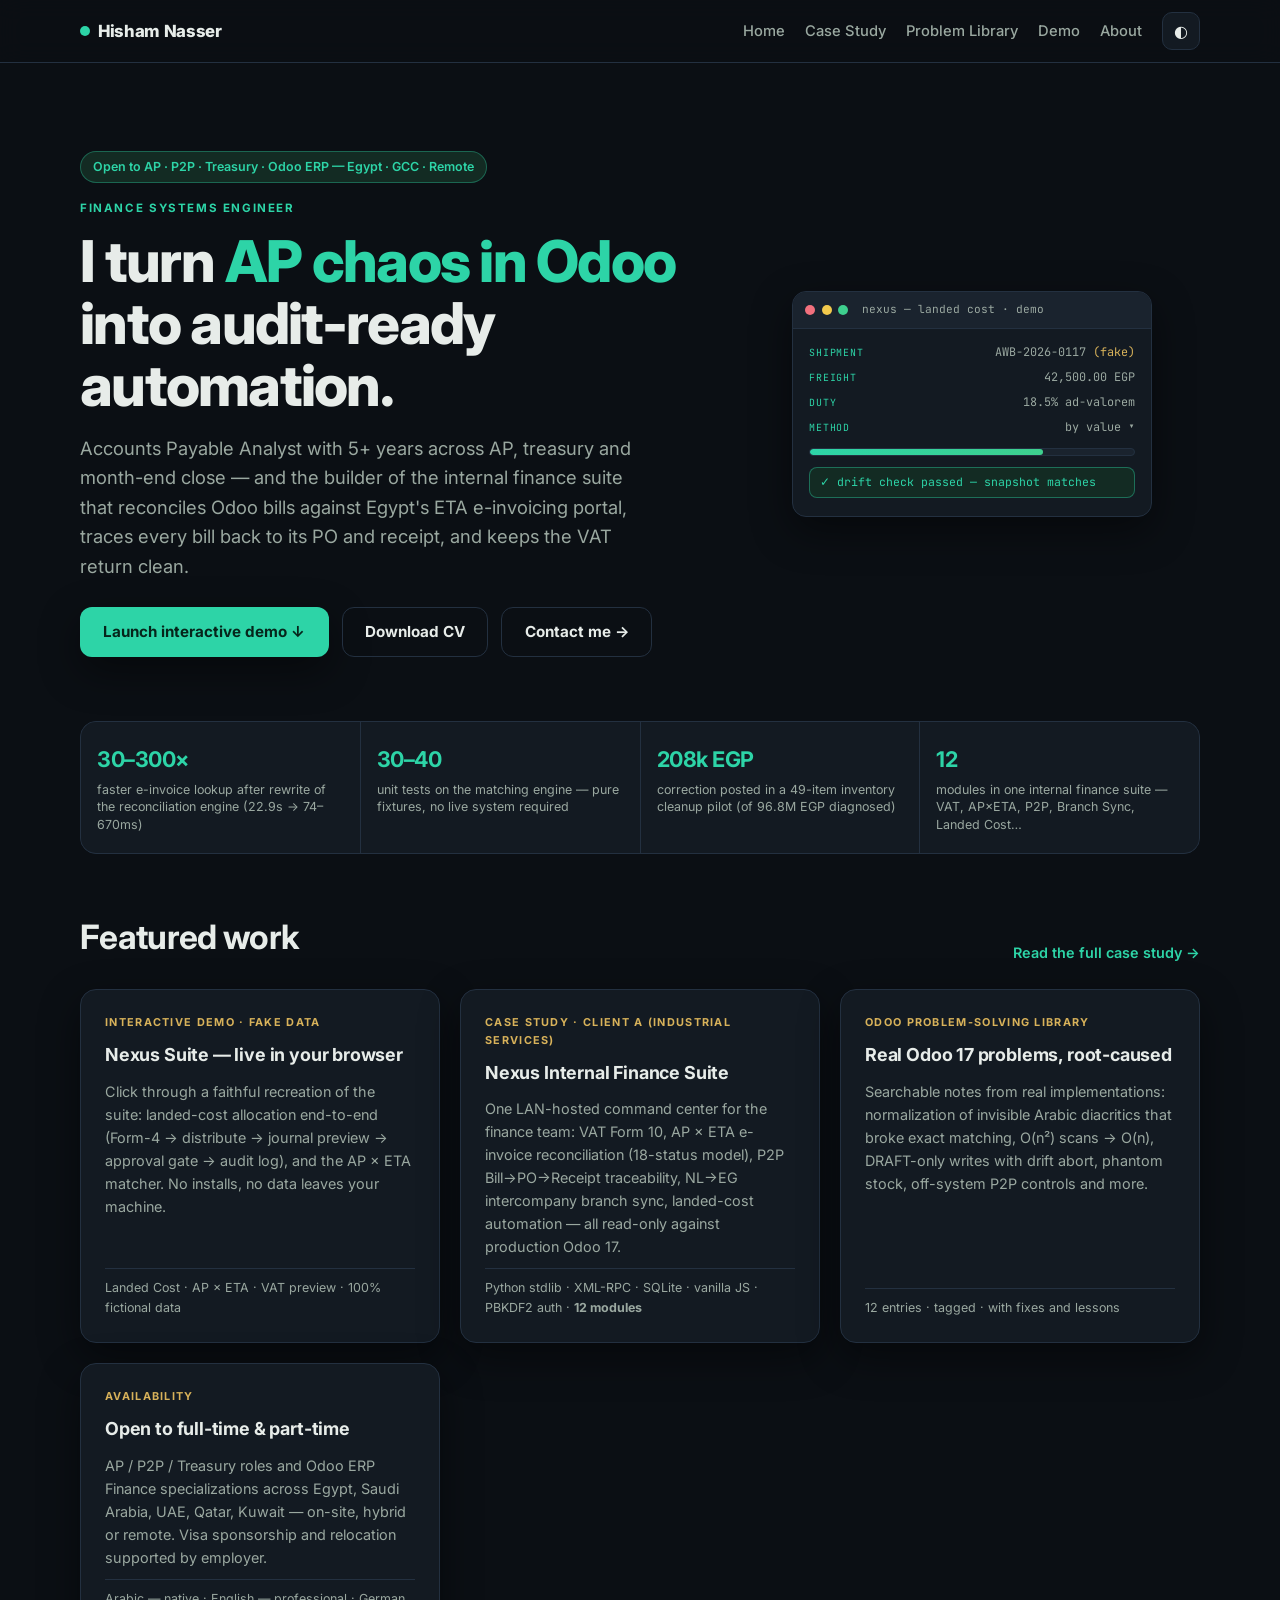
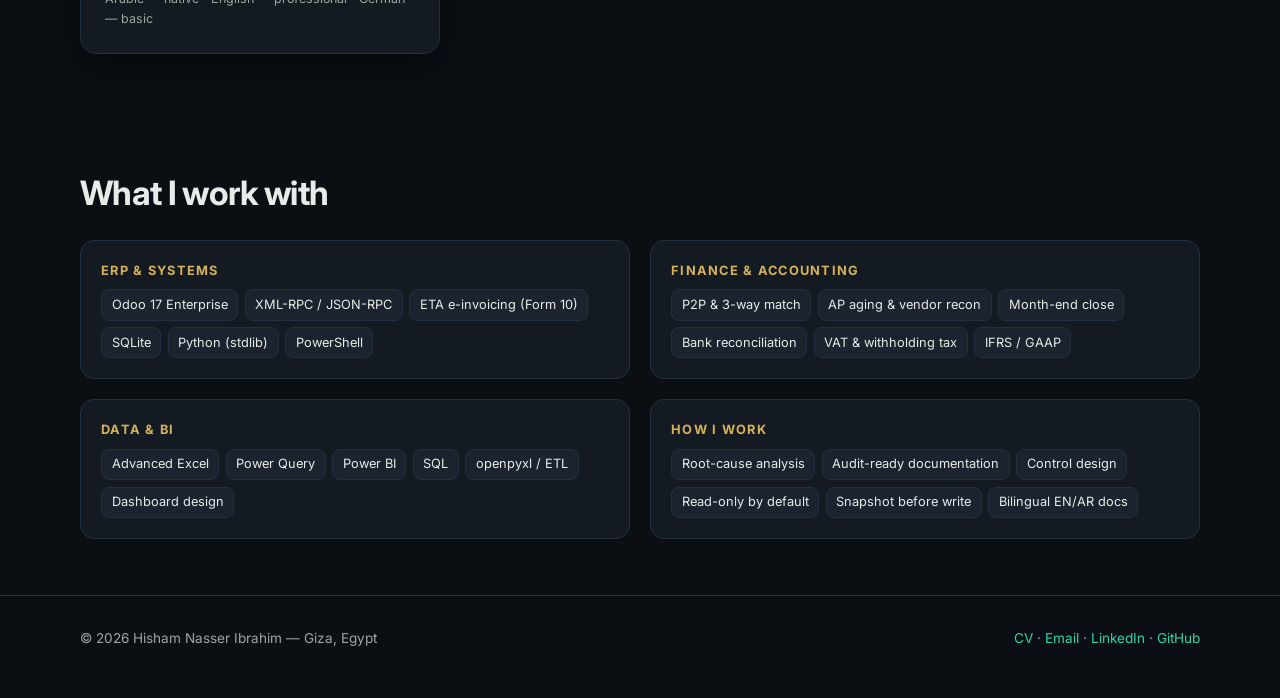
<file: index.html>
<!DOCTYPE html>
<html lang="en" data-theme="dark">
<head>
  <meta charset="UTF-8" />
  <meta name="viewport" content="width=device-width, initial-scale=1" />
  <title>Hisham Nasser — Finance Systems Engineer | Odoo 17 · ETA E-Invoicing · AP Automation</title>
  <meta name="description" content="Accounts Payable Analyst turned finance-ops builder: 5+ years across AP, treasury and month-end close, plus the internal tooling (Odoo 17, ETA e-invoice reconciliation, P2P traceability, VAT Form 10) that makes finance teams fast and audit-proof." />
  <link rel="icon" href="favicon.svg" type="image/svg+xml" />
  <link rel="canonical" href="https://hisham333nasser-design.github.io/portfolio/" />
  <meta property="og:type" content="website" />
  <meta property="og:title" content="Hisham Nasser — Finance Systems Engineer" />
  <meta property="og:description" content="Odoo 17 · ETA e-invoicing · P2P traceability · internal finance suites. AP & treasury operator who ships audit-ready automation." />
  <meta property="og:url" content="https://hisham333nasser-design.github.io/portfolio/" />
  <meta name="twitter:card" content="summary" />
  <link rel="preconnect" href="https://fonts.googleapis.com" />
  <link rel="preconnect" href="https://fonts.gstatic.com" crossorigin />
  <link href="https://fonts.googleapis.com/css2?family=Inter:wght@400;500;600;700;800&family=JetBrains+Mono:wght@400;600&display=swap" rel="stylesheet" />
  <link rel="stylesheet" href="site.css" />
  <script type="application/ld+json">
  {"@context":"https://schema.org","@type":"Person","name":"Hisham Nasser Ibrahim","jobTitle":"Finance Systems Engineer","email":"mailto:hisham333nasser@gmail.com","address":{"@type":"PostalAddress","addressLocality":"Giza","addressCountry":"EG"},"url":"https://hisham333nasser-design.github.io/portfolio/","sameAs":["https://www.linkedin.com/in/hisham-nasser-h968461","https://github.com/hisham333nasser-design"],"knowsAbout":["Odoo 17","Accounts Payable","Procure to Pay","Egypt ETA e-invoicing","VAT Form 10","Bank Reconciliation","Power Query","Power BI","SQL"]}
  </script>
</head>
<body>
<a class="skip-link" href="#main">Skip to content</a>

<header class="site-nav">
  <div class="container nav-inner">
    <a class="brand" href="index.html"><span class="brand-dot"></span>Hisham Nasser</a>
    <nav aria-label="Primary">
      <ul class="nav-links">
        <li><a href="index.html">Home</a></li>
        <li><a href="case-study-nexus.html">Case Study</a></li>
        <li><a href="library.html">Problem Library</a></li>
        <li><a href="demo.html">Demo</a></li>
      <li><a href="about.html">About</a></li>
        <li><button class="theme-toggle" data-theme-toggle aria-label="Toggle dark mode">◐</button></li>
      </ul>
    </nav>
  </div>
</header>

<main id="main">
  <div class="container hero">
    <div class="hero-grid">
      <div>
        <span class="role-chip">Open to AP · P2P · Treasury · Odoo ERP — Egypt · GCC · Remote</span>
        <p class="eyebrow">Finance Systems Engineer</p>
        <h1>I turn <span class="hl">AP chaos in Odoo</span> into audit-ready automation.</h1>
        <p class="lead">Accounts Payable Analyst with 5+ years across AP, treasury and month-end close — and the builder of the internal finance suite that reconciles Odoo bills against Egypt's ETA e-invoicing portal, traces every bill back to its PO and receipt, and keeps the VAT return clean.</p>
        <div class="hero-ctas">
          <a class="btn btn-primary" href="demo.html">Launch interactive demo ↓</a>
          <a class="btn btn-ghost" href="cv.html">Download CV</a>
          <a class="btn btn-ghost" href="about.html#contact">Contact me →</a>
        </div>
      </div>
      <div class="hero-aside" aria-hidden="true">
        <div class="mini-window">
          <div class="mini-titlebar"><span class="mini-dot r"></span><span class="mini-dot y"></span><span class="mini-dot g"></span><span class="mono" style="margin-left:.5rem;font-size:.7rem;color:var(--text-dim)">nexus — landed cost · demo</span></div>
          <div class="mini-body mono">
            <div class="mini-row"><span class="mini-k">shipment</span><span>AWB-2026-0117 <i>(fake)</i></span></div>
            <div class="mini-row"><span class="mini-k">freight</span><span>42,500.00 EGP</span></div>
            <div class="mini-row"><span class="mini-k">duty</span><span>18.5% ad-valorem</span></div>
            <div class="mini-row"><span class="mini-k">method</span><span>by value ▾</span></div>
            <div class="mini-bar"><div style="width:72%"></div></div>
            <div class="mini-verdict">✓ drift check passed — snapshot matches</div>
          </div>
        </div>
      </div>
    </div>
  </div>

  <div class="container">
    <div class="metrics" aria-label="Selected, verifiable results">
      <div class="metric"><b>30–300×</b><span>faster e-invoice lookup after rewrite of the reconciliation engine (22.9s → 74–670ms)</span></div>
      <div class="metric"><b>30–40</b><span>unit tests on the matching engine — pure fixtures, no live system required</span></div>
      <div class="metric"><b>208k EGP</b><span>correction posted in a 49-item inventory cleanup pilot (of 96.8M EGP diagnosed)</span></div>
      <div class="metric"><b>12</b><span>modules in one internal finance suite — VAT, AP×ETA, P2P, Branch Sync, Landed Cost…</span></div>
    </div>
  </div>

  <section class="container" aria-labelledby="work">
    <div class="section-head">
      <h2 id="work">Featured work</h2>
      <a href="case-study-nexus.html">Read the full case study →</a>
    </div>
    <div class="card-grid">
      <a class="card" href="demo.html">
        <span class="card-tag">Interactive Demo · fake data</span>
        <h3>Nexus Suite — live in your browser</h3>
        <p>Click through a faithful recreation of the suite: landed-cost allocation end-to-end (Form-4 → distribute → journal preview → approval gate → audit log), and the AP × ETA matcher. No installs, no data leaves your machine.</p>
        <div class="card-meta">Landed Cost · AP × ETA · VAT preview · 100% fictional data</div>
      </a>
      <a class="card" href="case-study-nexus.html">
        <span class="card-tag">Case Study · Client A (industrial services)</span>
        <h3>Nexus Internal Finance Suite</h3>
        <p>One LAN-hosted command center for the finance team: VAT Form 10, AP × ETA e-invoice reconciliation (18-status model), P2P Bill→PO→Receipt traceability, NL→EG intercompany branch sync, landed-cost automation — all read-only against production Odoo 17.</p>
        <div class="card-meta">Python stdlib · XML-RPC · SQLite · vanilla JS · PBKDF2 auth · <b>12 modules</b></div>
      </a>
      <a class="card" href="library.html">
        <span class="card-tag">Odoo Problem-Solving Library</span>
        <h3>Real Odoo 17 problems, root-caused</h3>
        <p>Searchable notes from real implementations: normalization of invisible Arabic diacritics that broke exact matching, O(n²) scans → O(n), DRAFT-only writes with drift abort, phantom stock, off-system P2P controls and more.</p>
        <div class="card-meta">12 entries · tagged · with fixes and lessons</div>
      </a>
      <a class="card" href="about.html#contact">
        <span class="card-tag">Availability</span>
        <h3>Open to full-time &amp; part-time</h3>
        <p>AP / P2P / Treasury roles and Odoo ERP Finance specializations across Egypt, Saudi Arabia, UAE, Qatar, Kuwait — on-site, hybrid or remote. Visa sponsorship and relocation supported by employer.</p>
        <div class="card-meta">Arabic — native · English — professional · German — basic</div>
      </a>
    </div>
  </section>

  <section class="container" aria-labelledby="skills">
    <h2 id="skills">What I work with</h2>
    <div class="skill-groups" style="margin-top:1.25rem">
      <div class="skill-group">
        <h3>ERP &amp; Systems</h3>
        <div class="chips"><span class="chip">Odoo 17 Enterprise</span><span class="chip">XML-RPC / JSON-RPC</span><span class="chip">ETA e-invoicing (Form 10)</span><span class="chip">SQLite</span><span class="chip">Python (stdlib)</span><span class="chip">PowerShell</span></div>
      </div>
      <div class="skill-group">
        <h3>Finance &amp; Accounting</h3>
        <div class="chips"><span class="chip">P2P &amp; 3-way match</span><span class="chip">AP aging &amp; vendor recon</span><span class="chip">Month-end close</span><span class="chip">Bank reconciliation</span><span class="chip">VAT &amp; withholding tax</span><span class="chip">IFRS / GAAP</span></div>
      </div>
      <div class="skill-group">
        <h3>Data &amp; BI</h3>
        <div class="chips"><span class="chip">Advanced Excel</span><span class="chip">Power Query</span><span class="chip">Power BI</span><span class="chip">SQL</span><span class="chip">openpyxl / ETL</span><span class="chip">Dashboard design</span></div>
      </div>
      <div class="skill-group">
        <h3>How I work</h3>
        <div class="chips"><span class="chip">Root-cause analysis</span><span class="chip">Audit-ready documentation</span><span class="chip">Control design</span><span class="chip">Read-only by default</span><span class="chip">Snapshot before write</span><span class="chip">Bilingual EN/AR docs</span></div>
      </div>
    </div>
  </section>
</main>

<footer class="site-footer">
  <div class="container footer-inner">
    <span>© <span data-year></span> Hisham Nasser Ibrahim — Giza, Egypt</span>
    <span><a href="cv.html">CV</a> · <a href="mailto:hisham333nasser@gmail.com">Email</a> · <a href="https://www.linkedin.com/in/hisham-nasser-h968461" rel="me">LinkedIn</a> · <a href="https://github.com/hisham333nasser-design" rel="me">GitHub</a></span>
  </div>
</footer>
<script src="main.js"></script>
</body>
</html>
</file>
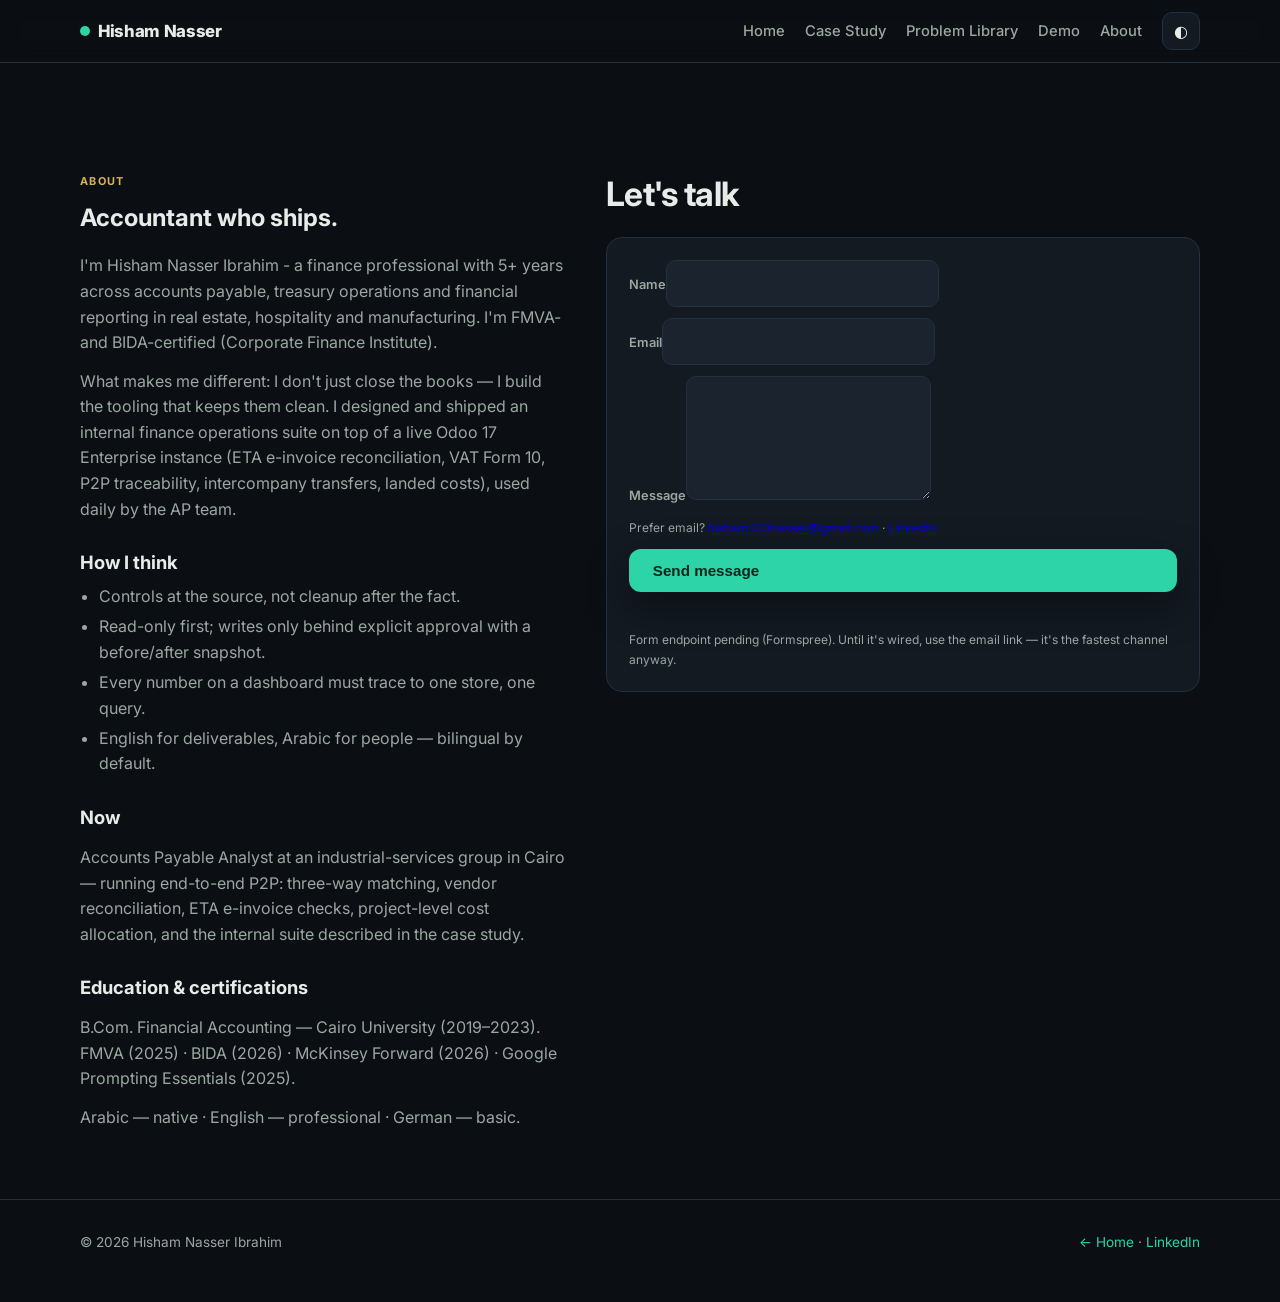
<file: about.html>
<!DOCTYPE html>
<html lang="en" data-theme="dark">
<head>
  <meta charset="UTF-8" />
  <meta name="viewport" content="width=device-width, initial-scale=1" />
  <title>About & Contact — Hisham Nasser</title>
  <meta name="description" content="Finance Systems Engineer based in Giza, Egypt. AP/P2P/treasury operator who builds audit-ready automation on Odoo 17 and Egypt's ETA e-invoicing stack." />
  <link rel="icon" href="assets/favicon.svg" type="image/svg+xml" />
  <link rel="canonical" href="https://hisham333nasser-design.github.io/portfolio/about.html" />
  <link rel="preconnect" href="https://fonts.googleapis.com" />
  <link rel="preconnect" href="https://fonts.gstatic.com" crossorigin />
  <link href="https://fonts.googleapis.com/css2?family=Inter:wght@400;500;600;700;800&family=JetBrains+Mono:wght@400;600&display=swap" rel="stylesheet" />
  <link rel="stylesheet" href="assets/css/site.css" />
</head>
<body>
<a class="skip-link" href="#main">Skip to content</a>

<header class="site-nav">
  <div class="container nav-inner">
    <a class="brand" href="index.html"><span class="brand-dot"></span>Hisham Nasser</a>
    <nav aria-label="Primary"><ul class="nav-links">
      <li><a href="index.html">Home</a></li>
      <li><a href="case-study-nexus.html">Case Study</a></li>
      <li><a href="library.html">Problem Library</a></li>
      <li><a href="demo.html">Demo</a></li>
      <li><a href="about.html" aria-current="page">About</a></li>
      <li><button class="theme-toggle" data-theme-toggle aria-label="Toggle dark mode">◐</button></li>
    </ul></nav>
  </div>
</header>

<main id="main" class="container" style="padding-top:3rem">
  <div class="about-grid">
    <section aria-labelledby="about-h">
      <span class="card-tag">About</span>
      <h1 id="about-h" style="margin:.4rem 0 1rem">Accountant who ships.</h1>
      <div class="prose">
        <p>I'm Hisham Nasser Ibrahim - a finance professional with 5+ years across accounts payable, treasury operations and financial reporting in real estate, hospitality and manufacturing. I'm FMVA- and BIDA-certified (Corporate Finance Institute).</p>
        <p>What makes me different: I don't just close the books — I build the tooling that keeps them clean. I designed and shipped an internal finance operations suite on top of a live Odoo 17 Enterprise instance (ETA e-invoice reconciliation, VAT Form 10, P2P traceability, intercompany transfers, landed costs), used daily by the AP team.</p>
        <h3>How I think</h3>
        <ul>
          <li>Controls at the source, not cleanup after the fact.</li>
          <li>Read-only first; writes only behind explicit approval with a before/after snapshot.</li>
          <li>Every number on a dashboard must trace to one store, one query.</li>
          <li>English for deliverables, Arabic for people — bilingual by default.</li>
        </ul>
        <h3>Now</h3>
        <p>Accounts Payable Analyst at an industrial-services group in Cairo — running end-to-end P2P: three-way matching, vendor reconciliation, ETA e-invoice checks, project-level cost allocation, and the internal suite described in the case study.</p>
        <h3>Education &amp; certifications</h3>
        <p>B.Com. Financial Accounting — Cairo University (2019–2023). FMVA (2025) · BIDA (2026) · McKinsey Forward (2026) · Google Prompting Essentials (2025).</p>
        <p>Arabic — native · English — professional · German — basic.</p>
      </div>
    </section>

    <section id="contact" aria-labelledby="contact-h">
      <h2 id="contact-h" style="margin-bottom:1rem">Let's talk</h2>
      <form class="contact" id="contact-form" action="https://formspree.io/f/FORM_ID" method="POST">
        <div><label for="name">Name</label><input id="name" name="name" required autocomplete="name" /></div>
        <div><label for="email">Email</label><input id="email" name="email" type="email" required autocomplete="email" /></div>
        <div><label for="message">Message</label><textarea id="message" name="message" rows="4" required></textarea></div>
        <p class="form-note">Prefer email? <a href="mailto:hisham333nasser@gmail.com">hisham333nasser@gmail.com</a> · <a href="https://www.linkedin.com/in/hisham-nasser-h968461" rel="me">LinkedIn</a></p>
        <button class="btn btn-primary" type="submit">Send message</button>
        <p class="form-status" role="status"></p>
        <p class="form-note">Form endpoint pending (Formspree). Until it's wired, use the email link — it's the fastest channel anyway.</p>
      </form>
    </section>
  </div>
</main>

<footer class="site-footer">
  <div class="container footer-inner">
    <span>© <span data-year></span> Hisham Nasser Ibrahim</span>
    <span><a href="index.html">← Home</a> · <a href="https://www.linkedin.com/in/hisham-nasser-h968461">LinkedIn</a></span>
  </div>
</footer>
<script src="assets/js/main.js"></script>
</body>
</html>
</file>
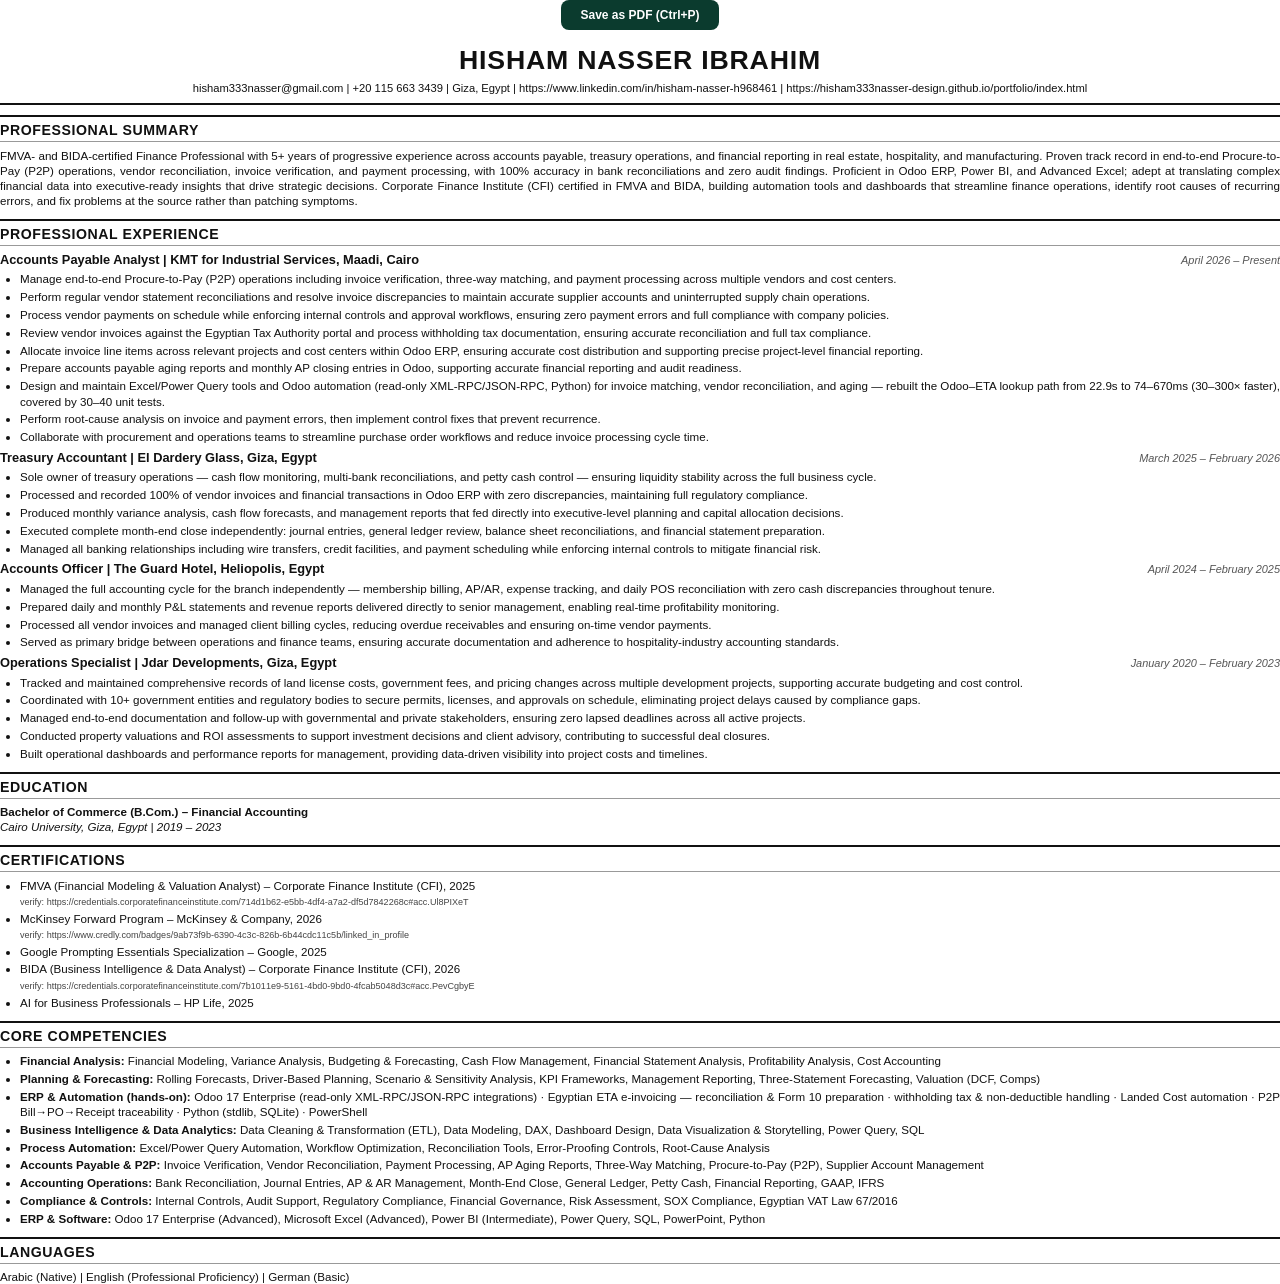
<file: cv.html>
<!DOCTYPE html>
<html lang="en">
<head>
<meta charset="UTF-8" />
<title>HISHAM NASSER IBRAHIM — CV</title>
<style>
  @page { size: A4; margin: 13mm 16mm; }
  * { margin: 0; padding: 0; box-sizing: border-box; }
  body { font-family: Helvetica, Arial, sans-serif; color: #111; font-size: 8.7pt; line-height: 1.32; }
  h1 { text-align: center; font-size: 20pt; font-weight: 800; letter-spacing: .03em; margin-bottom: 2pt; }
  .contact { text-align: center; font-size: 8.4pt; border-bottom: 2.1pt solid #111; padding-bottom: 5pt; margin-bottom: 6pt; }
  .contact a { color: #111; text-decoration: none; }
  h2 { font-size: 10.6pt; font-weight: 800; letter-spacing: .04em; border-top: 1.5pt solid #111; border-bottom: .8pt solid #999; padding: 3pt 0 1pt; margin: 8pt 0 4pt; page-break-after: avoid; }
  p { text-align: justify; }
  ul { margin: 2pt 0 4pt 15pt; }
  li { text-align: justify; margin-bottom: 1.9pt; }
  .role { display: flex; justify-content: space-between; align-items: baseline; margin-top: 4pt; page-break-inside: avoid; }
  .role b { font-size: 9.6pt; }
  .role span { font-style: italic; font-size: 8.2pt; color: #555; white-space: nowrap; }
  .company { font-size: 8.8pt; font-weight: 700; margin-bottom: 1pt; }
  .grp { margin-bottom: 1.9pt; page-break-inside: avoid; }
  .grp b { font-weight: 800; }
  .certs li { margin-bottom: 1.5pt; }
  .verify { font-size: 6.8pt; color: #444; }
  .print-btn { display: block; margin: 0 auto 10pt; padding: .5rem 1.2rem; background: #0b3b2e; color: #fff; border: 0; border-radius: 8px; font: 700 12px Helvetica, Arial, sans-serif; cursor: pointer; }
  @media print { .print-btn { display: none; } }
</style>
</head>
<body>
<button class="print-btn" onclick="window.print()">Save as PDF (Ctrl+P)</button>

<h1>HISHAM NASSER IBRAHIM</h1>
<div class="contact">hisham333nasser@gmail.com | +20 115 663 3439 | Giza, Egypt | <a href="https://www.linkedin.com/in/hisham-nasser-h968461">https://www.linkedin.com/in/hisham-nasser-h968461</a> | <a href="https://hisham333nasser-design.github.io/portfolio/index.html">https://hisham333nasser-design.github.io/portfolio/index.html</a></div>

<h2>PROFESSIONAL SUMMARY</h2>
<p>FMVA- and BIDA-certified Finance Professional with 5+ years of progressive experience across accounts payable, treasury operations, and financial reporting in real estate, hospitality, and manufacturing. Proven track record in end-to-end Procure-to-Pay (P2P) operations, vendor reconciliation, invoice verification, and payment processing, with 100% accuracy in bank reconciliations and zero audit findings. Proficient in Odoo ERP, Power BI, and Advanced Excel; adept at translating complex financial data into executive-ready insights that drive strategic decisions. Corporate Finance Institute (CFI) certified in FMVA and BIDA, building automation tools and dashboards that streamline finance operations, identify root causes of recurring errors, and fix problems at the source rather than patching symptoms.</p>

<h2>PROFESSIONAL EXPERIENCE</h2>

<div class="role"><b>Accounts Payable Analyst | KMT for Industrial Services, Maadi, Cairo</b><span>April 2026 – Present</span></div>
<ul>
  <li>Manage end-to-end Procure-to-Pay (P2P) operations including invoice verification, three-way matching, and payment processing across multiple vendors and cost centers.</li>
  <li>Perform regular vendor statement reconciliations and resolve invoice discrepancies to maintain accurate supplier accounts and uninterrupted supply chain operations.</li>
  <li>Process vendor payments on schedule while enforcing internal controls and approval workflows, ensuring zero payment errors and full compliance with company policies.</li>
  <li>Review vendor invoices against the Egyptian Tax Authority portal and process withholding tax documentation, ensuring accurate reconciliation and full tax compliance.</li>
  <li>Allocate invoice line items across relevant projects and cost centers within Odoo ERP, ensuring accurate cost distribution and supporting precise project-level financial reporting.</li>
  <li>Prepare accounts payable aging reports and monthly AP closing entries in Odoo, supporting accurate financial reporting and audit readiness.</li>
  <li>Design and maintain Excel/Power Query tools and Odoo automation (read-only XML-RPC/JSON-RPC, Python) for invoice matching, vendor reconciliation, and aging — rebuilt the Odoo–ETA lookup path from 22.9s to 74–670ms (30–300× faster), covered by 30–40 unit tests.</li>
  <li>Perform root-cause analysis on invoice and payment errors, then implement control fixes that prevent recurrence.</li>
  <li>Collaborate with procurement and operations teams to streamline purchase order workflows and reduce invoice processing cycle time.</li>
</ul>

<div class="role"><b>Treasury Accountant | El Dardery Glass, Giza, Egypt</b><span>March 2025 – February 2026</span></div>
<ul>
  <li>Sole owner of treasury operations — cash flow monitoring, multi-bank reconciliations, and petty cash control — ensuring liquidity stability across the full business cycle.</li>
  <li>Processed and recorded 100% of vendor invoices and financial transactions in Odoo ERP with zero discrepancies, maintaining full regulatory compliance.</li>
  <li>Produced monthly variance analysis, cash flow forecasts, and management reports that fed directly into executive-level planning and capital allocation decisions.</li>
  <li>Executed complete month-end close independently: journal entries, general ledger review, balance sheet reconciliations, and financial statement preparation.</li>
  <li>Managed all banking relationships including wire transfers, credit facilities, and payment scheduling while enforcing internal controls to mitigate financial risk.</li>
</ul>

<div class="role"><b>Accounts Officer | The Guard Hotel, Heliopolis, Egypt</b><span>April 2024 – February 2025</span></div>
<ul>
  <li>Managed the full accounting cycle for the branch independently — membership billing, AP/AR, expense tracking, and daily POS reconciliation with zero cash discrepancies throughout tenure.</li>
  <li>Prepared daily and monthly P&amp;L statements and revenue reports delivered directly to senior management, enabling real-time profitability monitoring.</li>
  <li>Processed all vendor invoices and managed client billing cycles, reducing overdue receivables and ensuring on-time vendor payments.</li>
  <li>Served as primary bridge between operations and finance teams, ensuring accurate documentation and adherence to hospitality-industry accounting standards.</li>
</ul>

<div class="role"><b>Operations Specialist | Jdar Developments, Giza, Egypt</b><span>January 2020 – February 2023</span></div>
<ul>
  <li>Tracked and maintained comprehensive records of land license costs, government fees, and pricing changes across multiple development projects, supporting accurate budgeting and cost control.</li>
  <li>Coordinated with 10+ government entities and regulatory bodies to secure permits, licenses, and approvals on schedule, eliminating project delays caused by compliance gaps.</li>
  <li>Managed end-to-end documentation and follow-up with governmental and private stakeholders, ensuring zero lapsed deadlines across all active projects.</li>
  <li>Conducted property valuations and ROI assessments to support investment decisions and client advisory, contributing to successful deal closures.</li>
  <li>Built operational dashboards and performance reports for management, providing data-driven visibility into project costs and timelines.</li>
</ul>

<h2>EDUCATION</h2>
<p><b>Bachelor of Commerce (B.Com.) – Financial Accounting</b></p>
<p><i>Cairo University, Giza, Egypt | 2019 – 2023</i></p>

<h2>CERTIFICATIONS</h2>
<ul class="certs">
  <li>FMVA (Financial Modeling &amp; Valuation Analyst) – Corporate Finance Institute (CFI), 2025<br /><span class="verify">verify: https://credentials.corporatefinanceinstitute.com/714d1b62-e5bb-4df4-a7a2-df5d7842268c#acc.Ul8PIXeT</span></li>
  <li>McKinsey Forward Program – McKinsey &amp; Company, 2026<br /><span class="verify">verify: https://www.credly.com/badges/9ab73f9b-6390-4c3c-826b-6b44cdc11c5b/linked_in_profile</span></li>
  <li>Google Prompting Essentials Specialization – Google, 2025</li>
  <li>BIDA (Business Intelligence &amp; Data Analyst) – Corporate Finance Institute (CFI), 2026<br /><span class="verify">verify: https://credentials.corporatefinanceinstitute.com/7b1011e9-5161-4bd0-9bd0-4fcab5048d3c#acc.PevCgbyE</span></li>
  <li>AI for Business Professionals – HP Life, 2025</li>
</ul>

<h2>CORE COMPETENCIES</h2>
<ul>
  <li><b>Financial Analysis: </b>Financial Modeling, Variance Analysis, Budgeting &amp; Forecasting, Cash Flow Management, Financial Statement Analysis, Profitability Analysis, Cost Accounting</li>
  <li><b>Planning &amp; Forecasting: </b>Rolling Forecasts, Driver-Based Planning, Scenario &amp; Sensitivity Analysis, KPI Frameworks, Management Reporting, Three-Statement Forecasting, Valuation (DCF, Comps)</li>
  <li><b>ERP &amp; Automation (hands-on): </b>Odoo 17 Enterprise (read-only XML-RPC/JSON-RPC integrations) · Egyptian ETA e-invoicing — reconciliation &amp; Form 10 preparation · withholding tax &amp; non-deductible handling · Landed Cost automation · P2P Bill→PO→Receipt traceability · Python (stdlib, SQLite) · PowerShell</li>
  <li><b>Business Intelligence &amp; Data Analytics: </b>Data Cleaning &amp; Transformation (ETL), Data Modeling, DAX, Dashboard Design, Data Visualization &amp; Storytelling, Power Query, SQL</li>
  <li><b>Process Automation: </b>Excel/Power Query Automation, Workflow Optimization, Reconciliation Tools, Error-Proofing Controls, Root-Cause Analysis</li>
  <li><b>Accounts Payable &amp; P2P: </b>Invoice Verification, Vendor Reconciliation, Payment Processing, AP Aging Reports, Three-Way Matching, Procure-to-Pay (P2P), Supplier Account Management</li>
  <li><b>Accounting Operations: </b>Bank Reconciliation, Journal Entries, AP &amp; AR Management, Month-End Close, General Ledger, Petty Cash, Financial Reporting, GAAP, IFRS</li>
  <li><b>Compliance &amp; Controls: </b>Internal Controls, Audit Support, Regulatory Compliance, Financial Governance, Risk Assessment, SOX Compliance, Egyptian VAT Law 67/2016</li>
  <li><b>ERP &amp; Software: </b>Odoo 17 Enterprise (Advanced), Microsoft Excel (Advanced), Power BI (Intermediate), Power Query, SQL, PowerPoint, Python</li>
</ul>

<h2>LANGUAGES</h2>
<p>Arabic (Native) | English (Professional Proficiency) | German (Basic)</p>

</body>
</html>
</file>
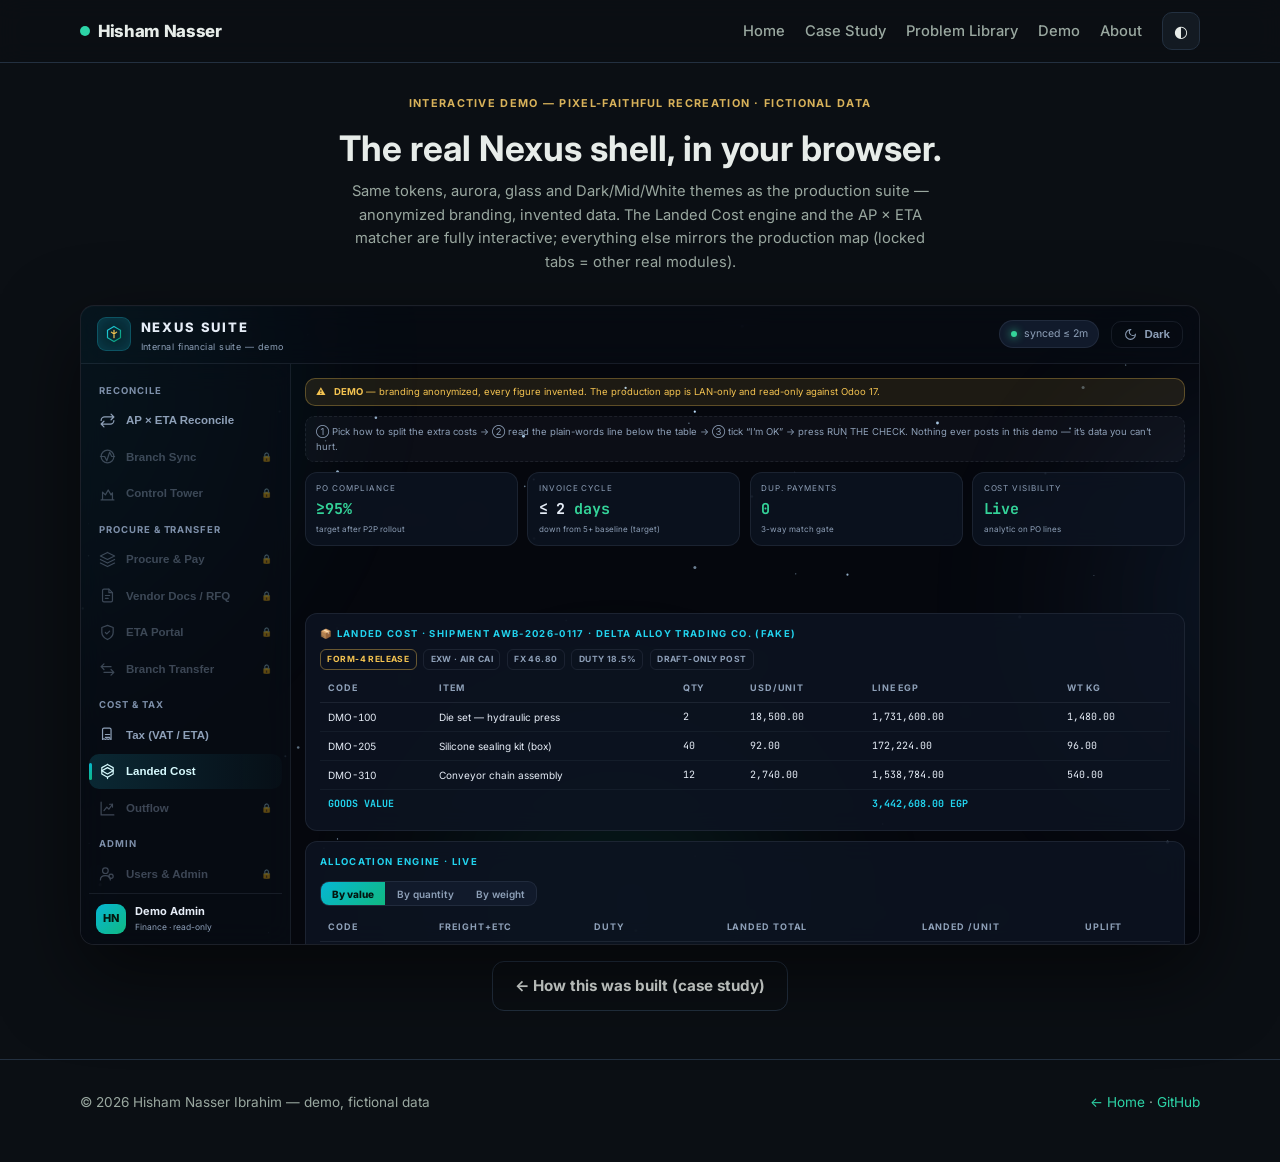
<file: demo.html>
<!DOCTYPE html>
<html lang="en" data-theme="dark">
<head>
  <meta charset="UTF-8" />
  <meta name="viewport" content="width=device-width, initial-scale=1" />
  <title>Nexus — Interactive Demo (fictional data) · Hisham Nasser</title>
  <meta name="description" content="Experience the real UI language of the Nexus internal finance suite — aurora, glass cards, Dark/Mid/White themes, group sidebar, LAN-tool aesthetic — with 100% fictional data. Landed Cost and AP×ETA matcher are fully interactive." />
  <meta name="robots" content="noindex" />
  <link rel="icon" href="assets/favicon.svg" type="image/svg+xml" />
  <link rel="preconnect" href="https://fonts.googleapis.com" />
  <link rel="preconnect" href="https://fonts.gstatic.com" crossorigin />
  <link href="https://fonts.googleapis.com/css2?family=Cairo:wght@400;500;600;700;800&family=IBM+Plex+Sans+Arabic:wght@400;500;600;700&family=Inter:wght@400;500;600;700;800&family=JetBrains+Mono:wght@400;500;700&display=swap" rel="stylesheet" />
  <link rel="stylesheet" href="assets/css/site.css" />
  <style>
    /* ============================================================
       NEXUS — pixel-faithful anonymized recreation of the real
       suite shell (tokens, aurora, glass, sidebar, mood).
       Branding is anonymized: "NEXUS FINANCE SUITE". Data: fake.
       ============================================================ */
    .nx-shell{
      --bg:#05070d;--side:#080d16;--card:#0d1422;--chip:#111a2b;
      --line:rgba(148,163,184,.10);--line2:rgba(148,163,184,.12);--line3:rgba(148,163,184,.16);
      --txt:#e6edf7;--dim:#8ea0b8;--faint:#7d8fa9;
      --cy:#22d3ee;--em:#34d399;--gold:#f5c451;--err:#f87171;--info:#60a5fa;
      --grad:linear-gradient(135deg,#0891b2,#059669);--gradbtn:linear-gradient(135deg,#06b6d4,#10b981);
      --warncard:rgba(245,196,81,.10);
      --ease-out:cubic-bezier(.22,1,.36,1);--ease-inout:cubic-bezier(.4,0,.2,1);
    }
    .nx-shell[data-shell-theme="mid"]{--bg:#0a1420;--side:#0d1a28;--card:#122234;--chip:#18293e;--line:rgba(148,163,184,.2);--line2:rgba(148,163,184,.24);--line3:rgba(148,163,184,.28);--txt:#eaf2fb;--dim:#9db4d0;--faint:#66809f;--cy:#38d6f5;--warncard:rgba(245,158,11,.10)}
    .nx-shell[data-shell-theme="light"]{--bg:#eef3fa;--side:#e4ebf4;--card:#ffffff;--chip:#f1f5f9;--line:rgba(15,42,77,.12);--line2:rgba(15,42,77,.16);--line3:rgba(15,42,77,.22);--txt:#0f2340;--dim:#51617a;--faint:#8b9cb3;--cy:#0891b2;--em:#059669;--gold:#b45309;--warncard:rgba(180,83,9,.10);--grad:linear-gradient(135deg,#0891b2,#059669)}

    .nx-shell{position:relative;max-width:1180px;margin:1.5rem auto 1rem;height:640px;border:1px solid var(--line3);border-radius:14px;overflow:hidden;background:var(--bg);color:var(--txt);font-family:Inter,Cairo,system-ui,sans-serif;box-shadow:0 30px 80px rgba(0,0,0,.55),inset 0 1px 0 rgba(255,255,255,.05)}
    #nx-aurora{position:absolute;inset:-12%;z-index:0;pointer-events:none;filter:blur(60px) saturate(1.18)}
    #nx-aurora i{position:absolute;border-radius:50%}
    #nx-aurora .ka1{width:54vmax;height:54vmax;left:-16%;top:-12%;opacity:.5;background:radial-gradient(circle at 35% 35%,rgba(34,211,238,.36),transparent 62%);animation:nxaur1 26s ease-in-out infinite alternate}
    #nx-aurora .ka2{width:48vmax;height:48vmax;right:-16%;top:16%;opacity:.45;background:radial-gradient(circle at 60% 40%,rgba(96,165,250,.26),transparent 62%);animation:nxaur2 31s ease-in-out infinite alternate}
    #nx-aurora .ka3{width:44vmax;height:44vmax;left:28%;bottom:-24%;opacity:.4;background:radial-gradient(circle at 50% 45%,rgba(52,211,153,.26),transparent 60%);animation:nxaur3 37s ease-in-out infinite alternate}
    @keyframes nxaur1{from{transform:translate(-6%,-4%) scale(1)}to{transform:translate(7%,9%) scale(1.18)}}
    @keyframes nxaur2{from{transform:translate(5%,6%) scale(1.12)}to{transform:translate(-7%,-5%) scale(.94)}}
    @keyframes nxaur3{from{transform:translate(0,6%) scale(.95)}to{transform:translate(-5%,-8%) scale(1.15)}}
    @media (prefers-reduced-motion: reduce){#nx-aurora i{animation:none!important}}
    #nx-net{position:absolute;inset:0;z-index:0;pointer-events:none}

    .nx-hdr{position:relative;z-index:2;display:flex;align-items:center;gap:.75rem;height:58px;padding:0 16px;border-bottom:1px solid var(--line2);background:color-mix(in oklab,var(--side) 55%,transparent);backdrop-filter:blur(14px)}
    .nx-mark{display:flex;align-items:center;gap:.6rem}
    .nx-lg{width:34px;height:34px;border-radius:9px;display:grid;place-items:center;background:rgba(34,211,238,.08);border:1px solid rgba(34,211,238,.28);box-shadow:0 0 18px rgba(34,211,238,.18) inset}
    .nx-hdr b{font-size:13px;letter-spacing:.14em;font-weight:800}
    .nx-hdr small{display:block;font-size:9px;color:var(--dim);letter-spacing:.05em}
    .nx-fresh{display:flex;align-items:center;gap:.45rem;margin-left:auto;font-size:10.5px;color:var(--dim);background:var(--chip);border:1px solid var(--line2);border-radius:99px;padding:.28rem .65rem}
    .nx-fresh .dot{width:6px;height:6px;border-radius:50%;background:var(--em);box-shadow:0 0 8px var(--em);animation:nxpulse 2.2s infinite}
    @keyframes nxpulse{0%,100%{opacity:1}50%{opacity:.4}}
    .nx-theme{display:flex;align-items:center;gap:7px;padding:6px 12px;border-radius:10px;font-size:11.5px;font-weight:700;color:var(--dim);border:1px solid var(--line2);background:transparent;cursor:pointer;transition:color .18s,border-color .18s,transform .18s var(--ease-out)}
    .nx-theme:hover{color:var(--txt);border-color:var(--cy);transform:translateY(-1px)}

    .nx-body{position:relative;z-index:1;display:grid;grid-template-columns:210px 1fr;height:calc(100% - 58px)}
    @media (max-width:880px){.nx-body{grid-template-columns:1fr}.nx-side{display:none}}
    .nx-side{display:flex;flex-direction:column;border-right:1px solid var(--line2);background:color-mix(in oklab,var(--side) 70%,transparent);backdrop-filter:blur(14px);padding:10px 8px 8px;overflow-y:auto}
    .nx-gh{font-size:9.5px;font-weight:700;letter-spacing:.1em;text-transform:uppercase;color:var(--faint);padding:9px 10px 5px;white-space:nowrap}
    .nx-item{display:flex;align-items:center;gap:10px;height:37px;padding:0 10px;margin-bottom:2px;border-radius:10px;color:var(--dim);font-size:11.5px;font-weight:600;border:0;background:transparent;width:100%;text-align:left;cursor:pointer;position:relative;transition:background .14s,color .14s}
    .nx-item svg{width:17px;height:17px;flex:none;stroke:currentColor;fill:none;stroke-width:1.7;stroke-linecap:round;stroke-linejoin:round}
    .nx-item:hover{background:rgba(148,163,184,.07);color:var(--txt)}
    .nx-item.on{background:linear-gradient(90deg,rgba(34,211,238,.15),rgba(34,211,238,.02));color:#d8fbff}
    .nx-item.on::before{content:"";position:absolute;left:0;top:9px;bottom:9px;width:3px;border-radius:99px;background:var(--gradbtn)}
    .nx-item.locked{opacity:.4;cursor:not-allowed}
    .nx-item .lk{margin-left:auto;font-size:9px}
    .nx-sfoot{margin-top:auto;display:flex;align-items:center;gap:.55rem;border-top:1px solid var(--line2);padding:.55rem .45rem .1rem}
    .nx-ava{width:30px;height:30px;border-radius:9px;background:var(--gradbtn);color:#04150e;font-weight:800;font-size:11px;display:grid;place-items:center}
    .nx-who .nm{font-size:11px;font-weight:700}
    .nx-who .rl{font-size:8.5px;color:var(--dim)}

    .nx-main{padding:14px;overflow-y:auto;position:relative}
    .nx-banner{display:flex;align-items:center;gap:.5rem;background:var(--warncard);border:1px solid rgba(245,196,81,.3);color:var(--gold);font-size:9.5px;border-radius:10px;padding:.35rem .65rem;margin-bottom:.65rem}
    .nx-kpis{display:grid;grid-template-columns:repeat(4,1fr);gap:.6rem;margin-bottom:.7rem}
    @media (max-width:880px){.nx-kpis{grid-template-columns:repeat(2,1fr)}}
    .nx-kpi{background:color-mix(in oklab,var(--card) 82%,transparent);backdrop-filter:blur(10px);border:1px solid var(--line2);border-radius:12px;padding:.55rem .65rem;transition:transform .2s var(--ease-out)}
    .nx-kpi:hover{transform:translateY(-2px)}
    .nx-kpi .lb{font-size:8px;letter-spacing:.12em;text-transform:uppercase;color:var(--dim)}
    .nx-kpi .vl{font-family:'JetBrains Mono',monospace;font-size:15px;font-weight:700;margin:.15rem 0;letter-spacing:-.01em}
    .nx-kpi .vl em{font-style:normal;color:var(--em)}
    .nx-kpi .dl{font-size:8px;color:var(--dim)}
    .nx-panel{background:color-mix(in oklab,var(--card) 88%,transparent);backdrop-filter:blur(12px);border:1px solid var(--line2);border-radius:12px;padding:12px 14px;margin-bottom:.65rem;position:relative;overflow:hidden}
    .nx-sheen{position:absolute;inset:0;pointer-events:none}
    .nx-sheen::before{content:"";position:absolute;top:-30%;bottom:-30%;left:-45%;width:36%;transform:skewX(-16deg);background:linear-gradient(105deg,transparent,rgba(34,211,238,.05) 45%,rgba(34,211,238,.12) 50%,rgba(34,211,238,.05) 55%,transparent);animation:nxsheen 9s var(--ease-inout) infinite}
    @keyframes nxsheen{0%{left:-45%;opacity:0}6%{opacity:1}55%,100%{left:125%;opacity:0}}
    @media (prefers-reduced-motion: reduce){.nx-sheen::before{animation:none}}
    .nx-panel h3{font-size:9.5px;letter-spacing:.14em;text-transform:uppercase;color:var(--cy);margin:0 0 .5rem}
    table.nx-t{width:100%;border-collapse:collapse;font-size:11px}
    table.nx-t th{font-size:9px;letter-spacing:.1em;text-transform:uppercase;color:var(--dim);text-align:start;padding:6px 8px;border-bottom:1px solid var(--line2)}
    table.nx-t td{padding:6px 8px;border-bottom:1px solid rgba(148,163,184,.07);font-family:'JetBrains Mono',monospace;font-size:10px;font-variant-numeric:tabular-nums}
    table.nx-t td.nm{font-family:Inter}
    table.nx-t tbody tr{transition:background .14s}
    table.nx-t tbody tr:hover{background:rgba(34,211,238,.05)}
    table.nx-t tr.tot td{border-top:1px solid rgba(34,211,238,.35);color:var(--cy);font-weight:700;border-bottom:0}
    .nx-seg{display:inline-flex;background:var(--chip);border:1px solid var(--line2);border-radius:9px;overflow:hidden;margin:.25rem 0 .5rem}
    .nx-seg button{border:0;background:transparent;color:var(--dim);font:600 10px Inter;padding:.35rem .7rem;cursor:pointer}
    .nx-seg button.active{background:var(--gradbtn);color:#04150e;font-weight:800}
    .nx-btn{background:var(--gradbtn);border:0;color:#04150e;border-radius:9px;font:800 10px Inter;letter-spacing:.04em;padding:.5rem .9rem;cursor:pointer;transition:transform .15s var(--ease-out)}
    .nx-btn:hover{transform:translateY(-1px)}
    .nx-btn:disabled{opacity:.35;cursor:not-allowed;transform:none}
    .nx-btn.ghost{background:var(--chip);color:var(--txt);border:1px solid var(--line2)}
    .nx-log{background:#02070d;border:1px solid var(--line2);border-radius:9px;padding:.5rem .65rem;font-family:'JetBrains Mono',monospace;font-size:9px;color:#7fd6ab;display:none;max-height:130px;overflow-y:auto;margin-top:.5rem}
    .nx-log .dim{color:#5f7280}
    .nx-ok{color:var(--em);font-weight:700}
    .nx-journal{background:#02070d;border:1px solid var(--line2);border-radius:9px;padding:.55rem .7rem;font-family:'JetBrains Mono',monospace;font-size:9.5px;color:#b8cfc5;white-space:pre;overflow-x:auto;margin:.4rem 0}
    .nx-approve{display:flex;gap:.5rem;align-items:center;font-size:10px;color:var(--gold);cursor:pointer;user-select:none}
    .nx-caps{display:flex;gap:.4rem;flex-wrap:wrap;margin:.35rem 0}
    .nx-cap{font-size:8.5px;font-weight:700;letter-spacing:.05em;border:1px solid var(--line2);color:var(--dim);border-radius:6px;padding:.15rem .4rem}
    .nx-cap.hot{color:#f5c451;border-color:rgba(245,196,81,.4)}
    .st{font-size:8px;font-weight:800;letter-spacing:.08em;border-radius:5px;padding:.1rem .35rem;white-space:nowrap}
    .st-ok{background:rgba(52,211,153,.12);color:#34d399}.st-miss{background:rgba(248,113,113,.12);color:#f87171}.st-mis{background:rgba(245,196,81,.12);color:#f5c451}.st-rej{background:rgba(192,132,252,.12);color:#c99df0}
    .nx-toast{position:absolute;bottom:14px;right:14px;z-index:5;background:#131a22;border:1px solid var(--line3);color:var(--txt);font-size:10.5px;border-radius:10px;padding:.45rem .75rem;opacity:0;transform:translateY(8px);transition:opacity .25s,transform .25s;pointer-events:none;box-shadow:0 14px 34px rgba(0,0,0,.4)}
    .nx-toast.show{opacity:1;transform:none}
    input[type=checkbox]{accent-color:#10b981}
    .nx-plain{background:rgba(34,211,238,.07);border:1px solid rgba(34,211,238,.3);border-left:3px solid var(--cy);border-radius:10px;padding:.55rem .75rem;font-size:11.5px;line-height:1.75;color:var(--txt);margin:.5rem 0}
    .nx-plain b{color:#a5f3fc}
    .nx-plain .big{font-family:'JetBrains Mono',monospace;font-size:14px;font-weight:700;color:#fff}
    html[data-shell-theme="light"] .nx-plain .big, .nx-shell[data-shell-theme="light"] .nx-plain .big{color:#0f2340}
    .nx-details{margin:.3rem 0 .1rem}
    .nx-steps{font-size:9.5px;color:var(--dim);background:rgba(148,163,184,.05);border:1px dashed var(--line2);padding:.4rem .65rem;border-radius:9px;margin-bottom:.65rem}
    .nx-details summary{cursor:pointer;font-size:9.5px;color:var(--dim);user-select:none;list-style:none}
    .nx-details summary::before{content:'▸ '}
    .nx-details[open] summary::before{content:'▾ '}
  </style>
</head>
<body>
<a class="skip-link" href="#main">Skip to content</a>

<header class="site-nav">
  <div class="container nav-inner">
    <a class="brand" href="index.html"><span class="brand-dot"></span>Hisham Nasser</a>
    <nav aria-label="Primary"><ul class="nav-links">
      <li><a href="index.html">Home</a></li>
      <li><a href="case-study-nexus.html">Case Study</a></li>
      <li><a href="library.html">Problem Library</a></li>
      <li><a href="demo.html" aria-current="page">Demo</a></li>
      <li><a href="about.html">About</a></li>
      <li><button class="theme-toggle" data-theme-toggle aria-label="Toggle dark mode">◐</button></li>
    </ul></nav>
  </div>
</header>

<main id="main" class="container" style="padding-bottom: 3rem;">
  <div style="padding: 1.6rem 0 .4rem; text-align:center;">
    <span class="card-tag">Interactive Demo — pixel-faithful recreation · fictional data</span>
    <h1 style="margin:.35rem 0 .25rem;font-size:clamp(1.5rem,3.4vw,2.2rem)">The real Nexus shell, in your browser.</h1>
    <p style="color:var(--text-dim);max-width:66ch;margin:0 auto;font-size:.92rem">Same tokens, aurora, glass and Dark/Mid/White themes as the production suite — anonymized branding, invented data. The Landed Cost engine and the AP × ETA matcher are fully interactive; everything else mirrors the production map (locked tabs = other real modules).</p>
  </div>

  <!-- ================= NEXUS SHELL (recreated) ================= -->
  <div class="nx-shell" role="application" aria-label="Nexus finance suite demo">
    <div id="nx-aurora" aria-hidden="true"><i class="ka1"></i><i class="ka2"></i><i class="ka3"></i></div>
    <canvas id="nx-net" aria-hidden="true"></canvas>

    <header class="nx-hdr">
      <div class="nx-mark">
        <div class="nx-lg" aria-hidden="true">
          <svg width="18" height="18" viewBox="0 0 24 24" fill="none">
            <defs><linearGradient id="nxlg" x1="0" y1="0" x2="1" y2="1"><stop offset="0" stop-color="#22d3ee"/><stop offset="1" stop-color="#059669"/></linearGradient></defs>
            <path d="M12 2l8.66 5v10L12 22l-8.66-5V7L12 2z" stroke="url(#nxlg)" stroke-width="1.6"/>
            <path d="M12 7v10M8.5 9.5L12 12l3.5-2.5" stroke="#f5c451" stroke-width="1.6" stroke-linecap="round"/>
          </svg>
        </div>
        <div><b>NEXUS SUITE</b><small>Internal financial suite — demo</small></div>
      </div>
      <div class="nx-fresh"><span class="dot"></span><span>synced ≤ 2m</span></div>
      <button class="nx-theme" id="nxThemeBtn" title="Theme: Dark → Mid → White">
        <svg width="13" height="13" viewBox="0 0 24 24" fill="none" stroke="currentColor" stroke-width="1.9" stroke-linecap="round"><path d="M12 3a6 6 0 0 0 9 9 9 9 0 1 1-9-9z"/></svg>
        <span id="nxThemeLbl">Dark</span>
      </button>
    </header>

    <div class="nx-body">
      <aside class="nx-side" aria-label="Suite navigation">
        <div class="nx-gh">Reconcile</div>
        <button class="nx-item" data-mod="match"><svg viewBox="0 0 24 24"><path d="M17 3l4 4-4 4M21 7H8a5 5 0 0 0-5 5M7 21l-4-4 4-4M3 17h13a5 5 0 0 0 5-5"/></svg>AP × ETA Reconcile</button>
        <button class="nx-item locked" disabled><svg viewBox="0 0 24 24"><path d="M2 12h6l3 6 4-12 3 6h4"/><circle cx="12" cy="12" r="9"/></svg>Branch Sync<span class="lk">🔒</span></button>
        <button class="nx-item locked" disabled><svg viewBox="0 0 24 24"><path d="M3 21h18M5 21V10l4 4 4-7 4 7 2-3v10"/></svg>Control Tower<span class="lk">🔒</span></button>
        <div class="nx-gh">Procure &amp; Transfer</div>
        <button class="nx-item locked" disabled><svg viewBox="0 0 24 24"><path d="M12 2L2 7l10 5 10-5-10-5M2 17l10 5 10-5M2 12l10 5 10-5"/></svg>Procure &amp; Pay<span class="lk">🔒</span></button>
        <button class="nx-item locked" disabled><svg viewBox="0 0 24 24"><path d="M9 12h6M9 16h4M14 3H7a2 2 0 0 0-2 2v14a2 2 0 0 0 2 2h10a2 2 0 0 0 2-2V8l-5-5z"/><path d="M14 3v5h5"/></svg>Vendor Docs / RFQ<span class="lk">🔒</span></button>
        <button class="nx-item locked" disabled><svg viewBox="0 0 24 24"><path d="M12 22s8-4 8-10V5l-8-3-8 3v7c0 6 8 10 8 10z"/><path d="M9 12l2 2 4-4"/></svg>ETA Portal<span class="lk">🔒</span></button>
        <button class="nx-item locked" disabled><svg viewBox="0 0 24 24"><path d="M7 4L3 8l4 4M3 8h14M17 20l4-4-4-4M21 16H7"/></svg>Branch Transfer<span class="lk">🔒</span></button>
        <div class="nx-gh">Cost &amp; Tax</div>
        <button class="nx-item" data-mod="vat"><svg viewBox="0 0 24 24"><path d="M9 12h6M9 16h6M13 3H7a2 2 0 0 0-2 2v14l2-1 2 1 2-1 2 1 2-1 2 1V5a2 2 0 0 0-2-2h-2"/></svg>Tax (VAT / ETA)</button>
        <button class="nx-item on" data-mod="lc"><svg viewBox="0 0 24 24"><path d="M12 2l8 4.5v9L12 20l-8-4.5v-9L12 2M12 22v-2"/><path d="M4 11l8 4.5M20 11l-8 4.5M12 6.5L4 11M12 6.5l8 4.5"/></svg>Landed Cost</button>
        <button class="nx-item locked" disabled><svg viewBox="0 0 24 24"><path d="M3 3v18h18"/><path d="M7 15l4-5 3 3 5-7"/><path d="M19 6h-4M19 6v4"/></svg>Outflow<span class="lk">🔒</span></button>
        <div class="nx-gh">Admin</div>
        <button class="nx-item locked" disabled><svg viewBox="0 0 24 24"><circle cx="9" cy="8" r="4"/><path d="M2 21c0-4 3-6 7-6s7 2 7 6"/><circle cx="17" cy="16" r="3"/></svg>Users &amp; Admin<span class="lk">🔒</span></button>

        <div class="nx-sfoot">
          <div class="nx-ava">HN</div>
          <div class="nx-who"><div class="nm">Demo Admin</div><div class="rl">Finance · read-only</div></div>
        </div>
      </aside>

      <div class="nx-main">
        <div class="nx-banner">⚠️ <span><b>DEMO</b> — branding anonymized, every figure invented. The production app is LAN-only and read-only against Odoo 17.</span></div>
        <div class="nx-steps">① Pick how to split the extra costs → ② read the plain-words line below the table → ③ tick “I’m OK” → press RUN THE CHECK. Nothing ever posts in this demo — it’s data you can’t hurt.</div>

        <div class="nx-kpis" aria-label="Fake KPIs">
          <div class="nx-kpi"><div class="lb">PO compliance</div><div class="vl"><em>≥95%</em></div><div class="dl">target after P2P rollout</div></div>
          <div class="nx-kpi"><div class="lb">Invoice cycle</div><div class="vl">≤ 2 <em>days</em></div><div class="dl">down from 5+ baseline (target)</div></div>
          <div class="nx-kpi"><div class="lb">Dup. payments</div><div class="vl"><em>0</em></div><div class="dl">3-way match gate</div></div>
          <div class="nx-kpi"><div class="lb">Cost visibility</div><div class="vl"><em>Live</em></div><div class="dl">analytic on PO lines</div></div>
        </div>

        <!-- ========== LANDED COST ========== -->
        <section id="mod-lc" aria-label="Landed Cost">
          <div class="nx-panel"><div class="nx-sheen"></div>
            <h3>📦 Landed Cost · Shipment AWB-2026-0117 · Delta Alloy Trading Co. (fake)</h3>
            <div class="nx-caps"><span class="nx-cap hot">FORM-4 RELEASE</span><span class="nx-cap">EXW · AIR CAI</span><span class="nx-cap">FX 46.80</span><span class="nx-cap">DUTY 18.5%</span><span class="nx-cap">DRAFT-ONLY POST</span></div>
            <table class="nx-t" style="margin-top:.3rem">
              <thead><tr><th>Code</th><th>Item</th><th>Qty</th><th>USD/unit</th><th>Line EGP</th><th>Wt kg</th></tr></thead>
              <tbody id="lcRows"></tbody>
              <tfoot><tr class="tot"><td colspan="4">GOODS VALUE</td><td id="goodsTotal"></td><td></td></tr></tfoot>
            </table>
          </div>

          <div class="nx-panel"><div class="nx-sheen" style="animation-delay:-4s"></div>
            <h3>Allocation engine · live</h3>
            <div class="nx-seg" role="group" aria-label="Allocation method">
              <button class="active" data-method="value">By value</button><button data-method="qty">By quantity</button><button data-method="weight">By weight</button>
            </div>
            <table class="nx-t">
              <thead><tr><th>Code</th><th>Freight+etc</th><th>Duty</th><th>Landed total</th><th>Landed /unit</th><th>Uplift</th></tr></thead>
              <tbody id="lcResult"></tbody>
              <tfoot><tr class="tot"><td>Σ</td><td id="tFreight"></td><td id="tDuty"></td><td id="tLanded"></td><td>—</td><td>—</td></tr></tfoot>
            </table>
            <div class="nx-plain" id="plainExplain" aria-live="polite"></div>
            <details class="nx-details">
              <summary>View the accounting entries (optional)</summary>
              <div class="nx-journal" id="journalPreview"></div>
            </details>
            <label class="nx-approve"><input type="checkbox" id="approveBox" /> I'm OK with this allocation — try it (nothing posts; this is a demo)</label>
            <div style="margin-top:.45rem;display:flex;gap:.5rem"><button class="nx-btn" id="applyBtn" disabled>RUN THE CHECK</button></div>
            <div class="nx-log" id="applyLog" aria-live="polite"></div>
          </div>
        </section>

        <!-- ========== AP × ETA ========== -->
        <section id="mod-match" hidden aria-label="AP x ETA matcher">
          <div class="nx-panel"><div class="nx-sheen"></div>
            <h3>🎯 AP × ETA Reconciliation · normalize → exact-ID → verify → verdict</h3>
            <div class="match-cols" style="display:grid;grid-template-columns:1fr 1fr;gap:.7rem;margin-bottom:.55rem">
              <div><div class="nx-gh" style="padding-left:0">Odoo · vendor bills</div><div id="odooCol"></div></div>
              <div><div class="nx-gh" style="padding-left:0">ETA portal · incoming</div><div id="portalCol"></div></div>
            </div>
            <div style="display:flex;gap:.5rem;margin:.4rem 0 .5rem"><button class="nx-btn" id="runMatchBtn">RUN MATCHING</button><button class="nx-btn ghost" id="resetMatchBtn">Reset</button></div>
            <div id="matchDetail" style="font-size:10px;color:var(--dim);border-left:3px solid var(--cy);padding:.4rem .6rem;background:rgba(34,211,238,.05);border-radius:0 8px 8px 0;min-height:2.2rem">5 fictional bills × 6 fictional portal docs. The real engine does NFKC → strip zero-width → strip harakat → casefold → exact match with containment diagnostics, then 18 verdicts.</div>
          </div>
        </section>

        <!-- ========== VAT ========== -->
        <section id="mod-vat" hidden aria-label="VAT Form 10">
          <div class="nx-panel"><div class="nx-sheen"></div>
            <h3>🧾 VAT Return · Form 10 · Oct 2026 (fictional)</h3>
            <table class="nx-t">
              <thead><tr><th>Line</th><th>Net (EGP)</th><th>VAT (EGP)</th></tr></thead>
              <tbody>
                <tr><td class="nm">Sales 14% — output VAT</td><td>12,400,000.00</td><td>1,736,000.00</td></tr>
                <tr><td class="nm">Purchases 14% — deductible (Box 6, has e-invoice)</td><td>8,200,000.00</td><td>1,148,000.00</td></tr>
                <tr><td class="nm">“14% (Copy)” internal non-deductible — excluded</td><td>950,000.00</td><td>—</td></tr>
                <tr><td class="nm">Schedule annex taxes — reported separately</td><td>—</td><td>74,300.00</td></tr>
                <tr class="tot"><td class="nm">NET VAT PAYABLE</td><td>—</td><td>588,000.00</td></tr>
              </tbody>
            </table>
            <p style="font-size:8.5px;color:var(--dim);margin-top:.4rem">Production build also flags deductible input VAT without an ETA e-invoice → real penalty exposure, not noise.</p>
          </div>
        </section>

      </div>
    </div>

    <div class="nx-toast" id="nxToast" role="status"></div>
  </div>
  <!-- =============== /NEXUS SHELL =============== -->

  <p style="text-align:center;margin:.9rem 0 0"><a class="btn btn-ghost" href="case-study-nexus.html">← How this was built (case study)</a></p>
</main>

<footer class="site-footer">
  <div class="container footer-inner">
    <span>© <span data-year></span> Hisham Nasser Ibrahim — demo, fictional data</span>
    <span><a href="index.html">← Home</a> · <a href="https://github.com/hisham333nasser-design" rel="me">GitHub</a></span>
  </div>
</footer>

<script>
'use strict';
/* ============ starfield (compositor-friendly, respects reduced motion) ============ */
(function () {
  const c = document.getElementById('nx-net'); if (!c) return;
  if (window.matchMedia && window.matchMedia('(prefers-reduced-motion: reduce)').matches) return;
  const x = c.getContext('2d'); const shell = c.parentElement;
  let w, h, stars = [];
  function size() { w = c.width = shell.offsetWidth; h = c.height = shell.offsetHeight;
    stars = Array.from({ length: 90 }, () => ({ x: Math.random() * w, y: Math.random() * h, r: Math.random() * 1.4 + .3, p: Math.random() * Math.PI * 2, s: .008 + Math.random() * .02 })); }
  size(); window.addEventListener('resize', size);
  let t = 0;
  (function frame() { t += .016; x.clearRect(0, 0, w, h);
    for (const s of stars) { const a = .35 + .65 * (0.5 + 0.5 * Math.sin(t * s.s * 60 + s.p));
      x.beginPath(); x.arc(s.x, s.y, s.r, 0, 7); x.fillStyle = 'rgba(190,225,255,' + a.toFixed(3) + ')'; x.fill(); }
    requestAnimationFrame(frame); })();
})();

/* ================= shell theme cycling (Dark → Mid → White) — scoped to the shell, not the page ================= */
(function () {
  const order = ['dark', 'mid', 'light'];
  const labels = { dark: 'Dark', mid: 'Mid', light: 'White' };
  const shell = document.querySelector('.nx-shell');
  const btn = document.getElementById('nxThemeBtn'), lbl = document.getElementById('nxThemeLbl');
  let cur = 0;
  try { const s = localStorage.getItem('nx-shell-theme'); if (s && order.includes(s)) cur = order.indexOf(s); } catch (e) { /* ignore */ }
  function apply() { shell.setAttribute('data-shell-theme', order[cur]); lbl.textContent = labels[order[cur]]; try { localStorage.setItem('nx-shell-theme', order[cur]); } catch (e) { /* ignore */ } }
  btn.addEventListener('click', () => { cur = (cur + 1) % 3; apply(); toast('Theme → ' + labels[order[cur]]); });
  apply();
})();
const toastEl = document.getElementById('nxToast');
let toastTimer;
function toast(msg) { toastEl.textContent = msg; toastEl.classList.add('show'); clearTimeout(toastTimer); toastTimer = setTimeout(() => toastEl.classList.remove('show'), 2200); }

/* ================= LANDED COST engine (fictional) ================= */
const fmt = n => n.toLocaleString('en-US', { minimumFractionDigits: 2, maximumFractionDigits: 2 });
const fx = 46.8, dutyRate = 0.185;
const extra = { freight: 42500, handling: 3250, insurance: 1150, brokerage: 2750 };
const extraSum = extra.freight + extra.handling + extra.insurance + extra.brokerage;
const products = [
  { code: 'DMO-100', item: 'Die set — hydraulic press', qty: 2, usd: 18500, kg: 1480 },
  { code: 'DMO-205', item: 'Silicone sealing kit (box)', qty: 40, usd: 92, kg: 96 },
  { code: 'DMO-310', item: 'Conveyor chain assembly', qty: 12, usd: 2740, kg: 540 }
];
const goodsOf = p => p.qty * p.usd * fx;
const goodsTotal = products.reduce((s, p) => s + goodsOf(p), 0);
const sumQty = products.reduce((s, p) => s + p.qty, 0), sumKg = products.reduce((s, p) => s + p.kg, 0);
const shareOf = { value: p => goodsOf(p) / goodsTotal, qty: p => p.qty / sumQty, weight: p => p.kg / sumKg };
const dutyOf = p => goodsOf(p) * dutyRate;
let method = 'value';

function renderAll() {
  document.getElementById('goodsTotal').textContent = fmt(goodsTotal) + ' EGP';
  // plain-language summary (updates with the method selector)
  const dutyTot = products.reduce((s, p) => s + dutyOf(p), 0);
  const landedTot = goodsTotal + extraSum + dutyTot;
  const methodName = method === 'value' ? 'value' : method === 'qty' ? 'quantity' : 'weight';
  document.getElementById('plainExplain').innerHTML =
    `<b>In plain words:</b> this shipment <u>really costs</u> <span class="big">${fmt(landedTot)} EGP</span> — not the <span class="big">${fmt(goodsTotal)} EGP</span> on the invoice.<br>` +
    `The extra <b>${fmt(extraSum + dutyTot)} EGP</b> = freight ${fmt(extra.freight)} + handling ${fmt(extra.handling)} + insurance ${fmt(extra.insurance)} + brokerage ${fmt(extra.brokerage)} + customs duty ${fmt(dutyTot)} (18.5%).<br>` +
    `It gets spread over the 3 items <b>by ${methodName}</b>, so your stock value and margins stay honest — no guessing at month-end.`;
  document.getElementById('lcRows').innerHTML = products.map(p =>
    `<tr><td class="nm">${p.code}</td><td class="nm">${p.item}</td><td>${p.qty}</td><td>${fmt(p.usd)}</td><td>${fmt(goodsOf(p))}</td><td>${fmt(p.kg)}</td></tr>`).join('');
  let tF = 0, tD = 0, tL = 0;
  document.getElementById('lcResult').innerHTML = products.map(p => {
    const f = extraSum * shareOf[method](p), d = dutyOf(p), landed = goodsOf(p) + f + d;
    const unit = landed / p.qty, uplift = (unit / (p.usd * fx) - 1) * 100;
    tF += f; tD += d; tL += landed;
    return `<tr><td class="nm">${p.code}</td><td>${fmt(f)}</td><td>${fmt(d)}</td><td>${fmt(landed)}</td><td>${fmt(unit)}</td><td style="color:var(--gold)">+${uplift.toFixed(1)}%</td></tr>`;
  }).join('');
  document.getElementById('tFreight').textContent = fmt(tF);
  document.getElementById('tDuty').textContent = fmt(tD);
  document.getElementById('tLanded').textContent = fmt(tL) + ' EGP';
  const lines = products.map(p => {
    const f = extraSum * shareOf[method](p);
    return `Dr  Inventory – ${p.code}${' '.repeat(Math.max(1, 16 - p.code.length))}${fmt(f + dutyOf(p)).padStart(12)}\nCr  Landed Cost Clearing${' '.repeat(5)}${fmt(f + dutyOf(p)).padStart(12)}`;
  }).join('\n');
  document.getElementById('journalPreview').textContent =
    'DRAFT — Landed Cost (not posted)\n' + '─'.repeat(48) + '\n' + lines + '\n' + '─'.repeat(48) +
    `\nClearing total: ${fmt(products.reduce((s, p) => s + extraSum * shareOf[method](p) + dutyOf(p), 0))} EGP`;
}
renderAll();

document.querySelectorAll('.nx-seg [data-method]').forEach(btn => btn.addEventListener('click', () => {
  method = btn.dataset.method;
  document.querySelectorAll('.nx-seg [data-method]').forEach(b => b.classList.toggle('active', b === btn));
  renderAll();
  toast('Allocation → by ' + (method === 'value' ? 'value' : method === 'qty' ? 'quantity' : 'weight'));
}));

const approveBox = document.getElementById('approveBox'), applyBtn = document.getElementById('applyBtn'), applyLog = document.getElementById('applyLog');
approveBox.addEventListener('change', () => { applyBtn.disabled = !approveBox.checked; });
applyBtn.addEventListener('click', async () => {
  applyBtn.disabled = true; applyLog.style.display = 'block'; applyLog.innerHTML = '';
  const steps = [
    ['Take a before-photo of the numbers…', 'dim'],
    ['Safety check: have the numbers moved since?………… <span class="nx-ok">PASS — nothing moved</span>', ''],
    ['Build the allocation as a DRAFT…', 'dim'],
    ['Split freight, handling, insurance, brokerage and duty', 'dim'],
    ['Write the audit trail: who pressed it, what changed, when', 'dim'],
    ['<span class="nx-ok">DONE.</span> That\'s it. The real journal only posts if a human confirms in Odoo — never automatically.', '']
  ];
  for (const [text, cls] of steps) { const d = document.createElement('div'); d.className = cls === 'dim' ? 'dim' : ''; d.innerHTML = '› ' + text; applyLog.appendChild(d); applyLog.scrollTop = applyLog.scrollHeight; await new Promise(r => setTimeout(r, 300)); }
  const s = document.createElement('div'); s.className = 'dim'; s.innerHTML = '› audit id: LCA-DEMO-0117-004 · ' + new Date().toISOString(); applyLog.appendChild(s);
  toast('Draft staged — awaiting human post');
});

/* ================= AP × ETA matcher (fictional) ================= */
const odooBills = [
  { id: 'BILL/2026/10/0418', ref: 'INV-88112', supplier: 'Delta Alloy Trading Co.', amt: '118,400.00' },
  { id: 'BILL/2026/10/0421', ref: 'SF-2026-1156', supplier: 'Cairo Electrical Supplies', amt: '36,750.00' },
  { id: 'BILL/2026/10/0427', ref: 'TS/0922', supplier: 'Delta Alloy Trading Co.', amt: '402,900.00' },
  { id: 'BILL/2026/10/0433', ref: 'INV-88190', supplier: 'Mediterranean Fasteners', amt: '21,300.00' },
  { id: 'BILL/2026/10/0440', ref: 'CN-1144', supplier: 'Cairo Electrical Supplies', amt: '9,850.00' }
];
const portalDocs = [
  { int: 'ETAINT-7001', ref: 'INV-88112', supplier: 'Delta Alloy Trading Co.', amt: '118,400.00' },
  { int: 'ETAINT-7002', ref: 'SF-2026-1156', supplier: 'Cairo Electrical Supplies', amt: '36,750.00' },
  { int: 'ETAINT-7003', ref: 'TS/0922', supplier: 'Delta Alloy Trading Co.', amt: '298,900.00' },
  { int: 'ETAINT-7004', ref: 'XK-2291', supplier: 'Mediterranean Fasteners', amt: '21,300.00' },
  { int: 'ETAINT-7005', ref: 'CN-1144', supplier: 'Cairo Electrical Supplies', amt: '9,850.00' },
  { int: 'ETAINT-7006', ref: 'INV-88190', supplier: 'Mediterranean Fasteners', amt: '21,300.00' }
];
document.getElementById('odooCol').innerHTML = odooBills.map(b =>
  `<div style="display:flex;justify-content:space-between;gap:.7rem;border:1px solid var(--line2);border-radius:8px;padding:.35rem .55rem;margin-bottom:.35rem;font-size:9px;background:rgba(13,20,34,.6)"><span><b class="nx-mono" style="font-family:'JetBrains Mono',monospace;color:#cde7ff">${b.id}</b><br><span style="color:var(--dim)">${b.supplier} · ${b.ref}</span></span><span style="font-family:'JetBrains Mono',monospace">${b.amt}</span></div>`).join('');
document.getElementById('portalCol').innerHTML = portalDocs.map(d =>
  `<div style="display:flex;justify-content:space-between;gap:.7rem;border:1px solid var(--line2);border-radius:8px;padding:.35rem .55rem;margin-bottom:.35rem;font-size:9px;background:rgba(13,20,34,.6)"><span><b style="font-family:'JetBrains Mono',monospace;color:#cde7ff">${d.int}</b><br><span style="color:var(--dim)">${d.supplier} · ${d.ref}</span></span><span style="font-family:'JetBrains Mono',monospace">${d.amt}</span></div>`).join('');

const verdicts = [
  ['BILL/2026/10/0418', 'ETAINT-7001', 'st-ok', 'MATCHED', 'ID + supplier + amount verified — payment eligible.'],
  ['BILL/2026/10/0421', 'ETAINT-7002', 'st-ok', 'MATCHED', 'Reference matched after zero-width/harakat strip — the diacritic trap.'],
  ['BILL/2026/10/0427', 'ETAINT-7003', 'st-mis', 'REFERENCE_MISMATCH', 'Same ID, amount 402,900.00 vs 298,900.00 (Δ 104,000.00). Debit note suspected — HOLD payment.'],
  ['BILL/2026/10/0433', 'ETAINT-7006', 'st-ok', 'MATCHED', 'Matched on portal internal ID; supplier confirmed submission.'],
  ['BILL/2026/10/0440', 'ETAINT-7005', 'st-rej', 'ETA_REJECTED', 'Supplier rejected on portal; CN-1144 → reverse/re-issue in Odoo. Do NOT pay.'],
  ['—', 'ETAINT-7004', 'st-miss', 'MISSING_IN_ODOO', 'On portal, never booked in Odoo — October accrual missing. Escalate.']
];
const detail = document.getElementById('matchDetail');
document.getElementById('runMatchBtn').addEventListener('click', async () => {
  detail.textContent = 'Normalizing → indexing → matching → verifying…';
  await new Promise(r => setTimeout(r, 650));
  detail.innerHTML = verdicts.map(v =>
    `<div style="display:flex;justify-content:space-between;gap:.7rem;margin:.18rem 0"><span style="font-family:'JetBrains Mono',monospace;font-size:8.5px">${v[0]} ⇄ ${v[1]}</span><span class="st ${v[2]}">${v[3]}</span></div>`).join('') +
    `<div style="margin-top:.4rem;border-top:1px solid var(--line2);padding-top:.4rem;color:var(--txt);font-size:9px">Matched 3 · Mismatch 1 · Rejected 1 · <b style="color:#f87171">Missing-in-Odoo 1 (accrual)</b> — surfaced for the AP lead. Nothing auto-posted.</div>`;
  toast('Match complete — 6 pairs scored');
});
document.getElementById('resetMatchBtn').addEventListener('click', () => { detail.textContent = 'Reset. Run again…'; });

/* ================= module switching ================= */
const sections = { lc: 'mod-lc', match: 'mod-match', vat: 'mod-vat' };
document.querySelectorAll('.nx-item[data-mod]').forEach(btn => btn.addEventListener('click', () => {
  document.querySelectorAll('.nx-item[data-mod]').forEach(b => b.classList.toggle('on', b === btn));
  for (const [k, id] of Object.entries(sections)) document.getElementById(id).hidden = k !== btn.dataset.mod;
  toast('Tab → ' + btn.textContent.trim());
}));
</script>
<script src="assets/js/main.js"></script>
</body>
</html>
</file>
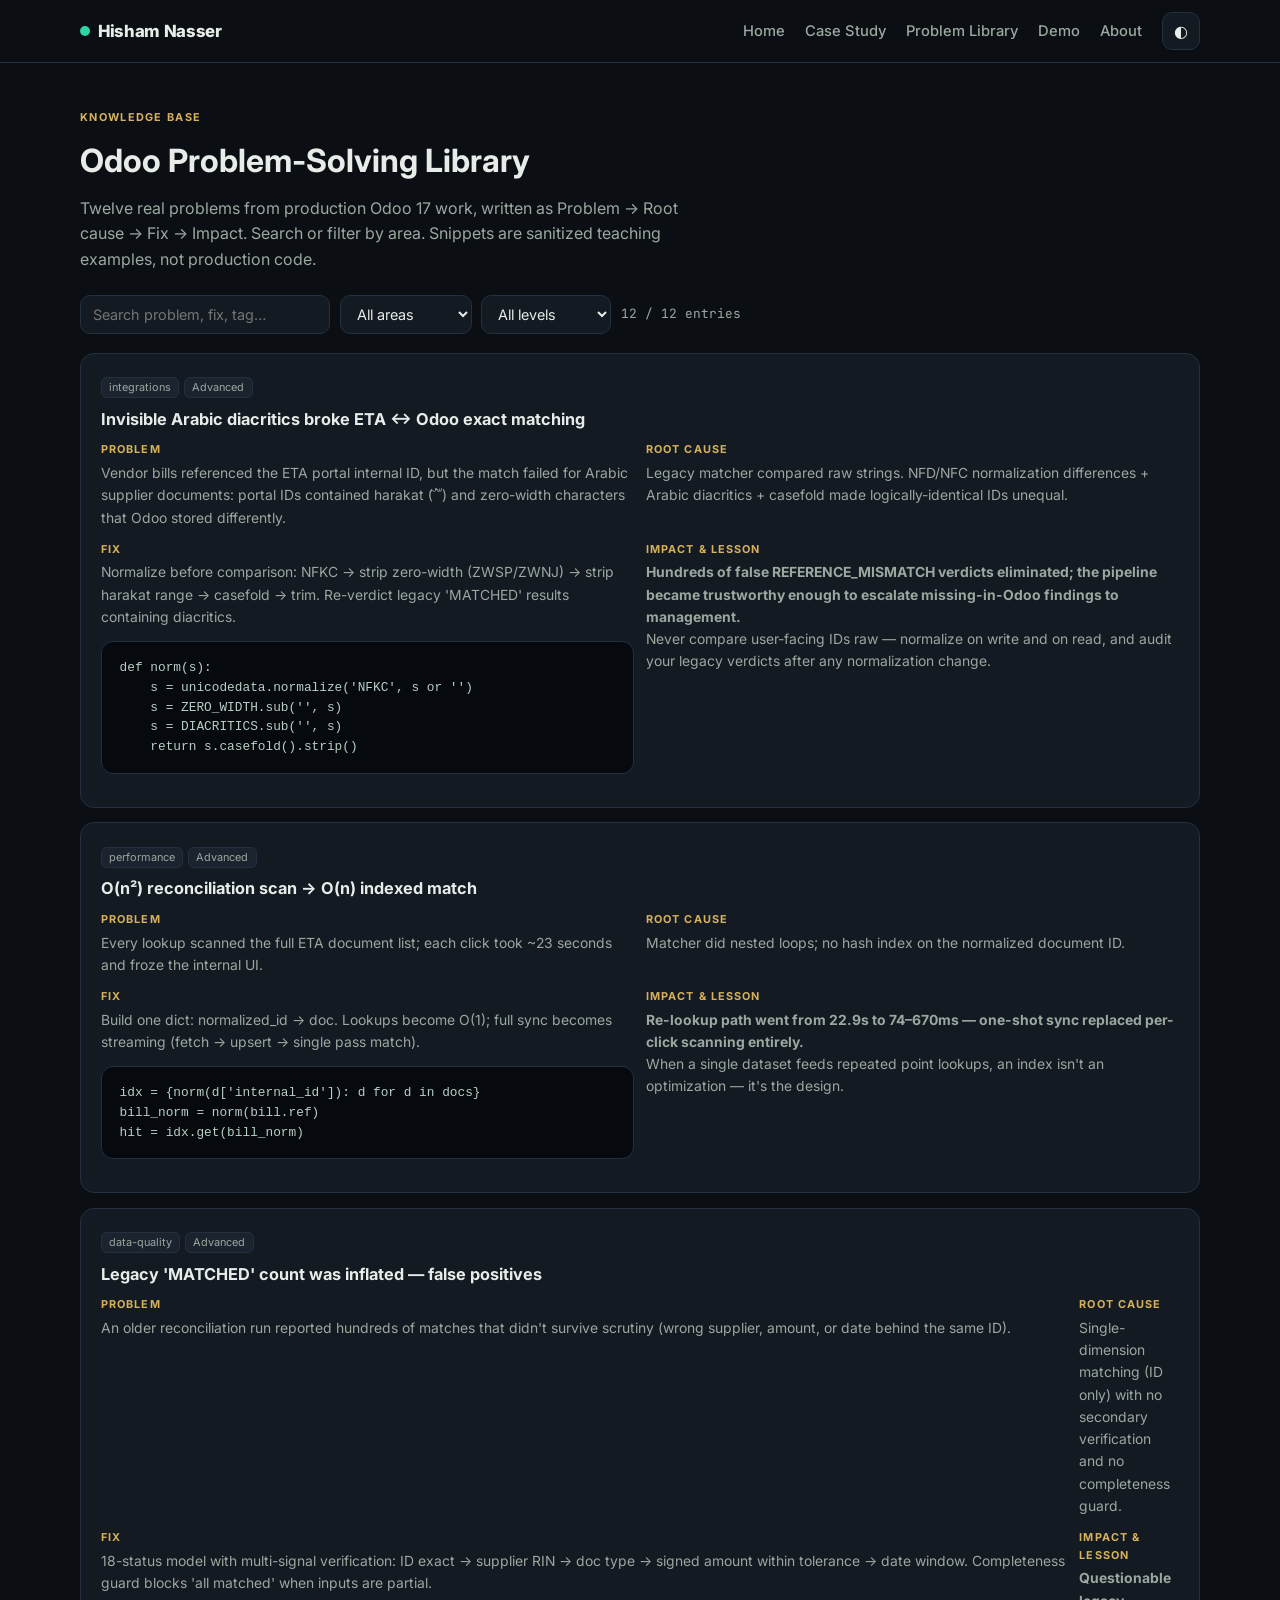
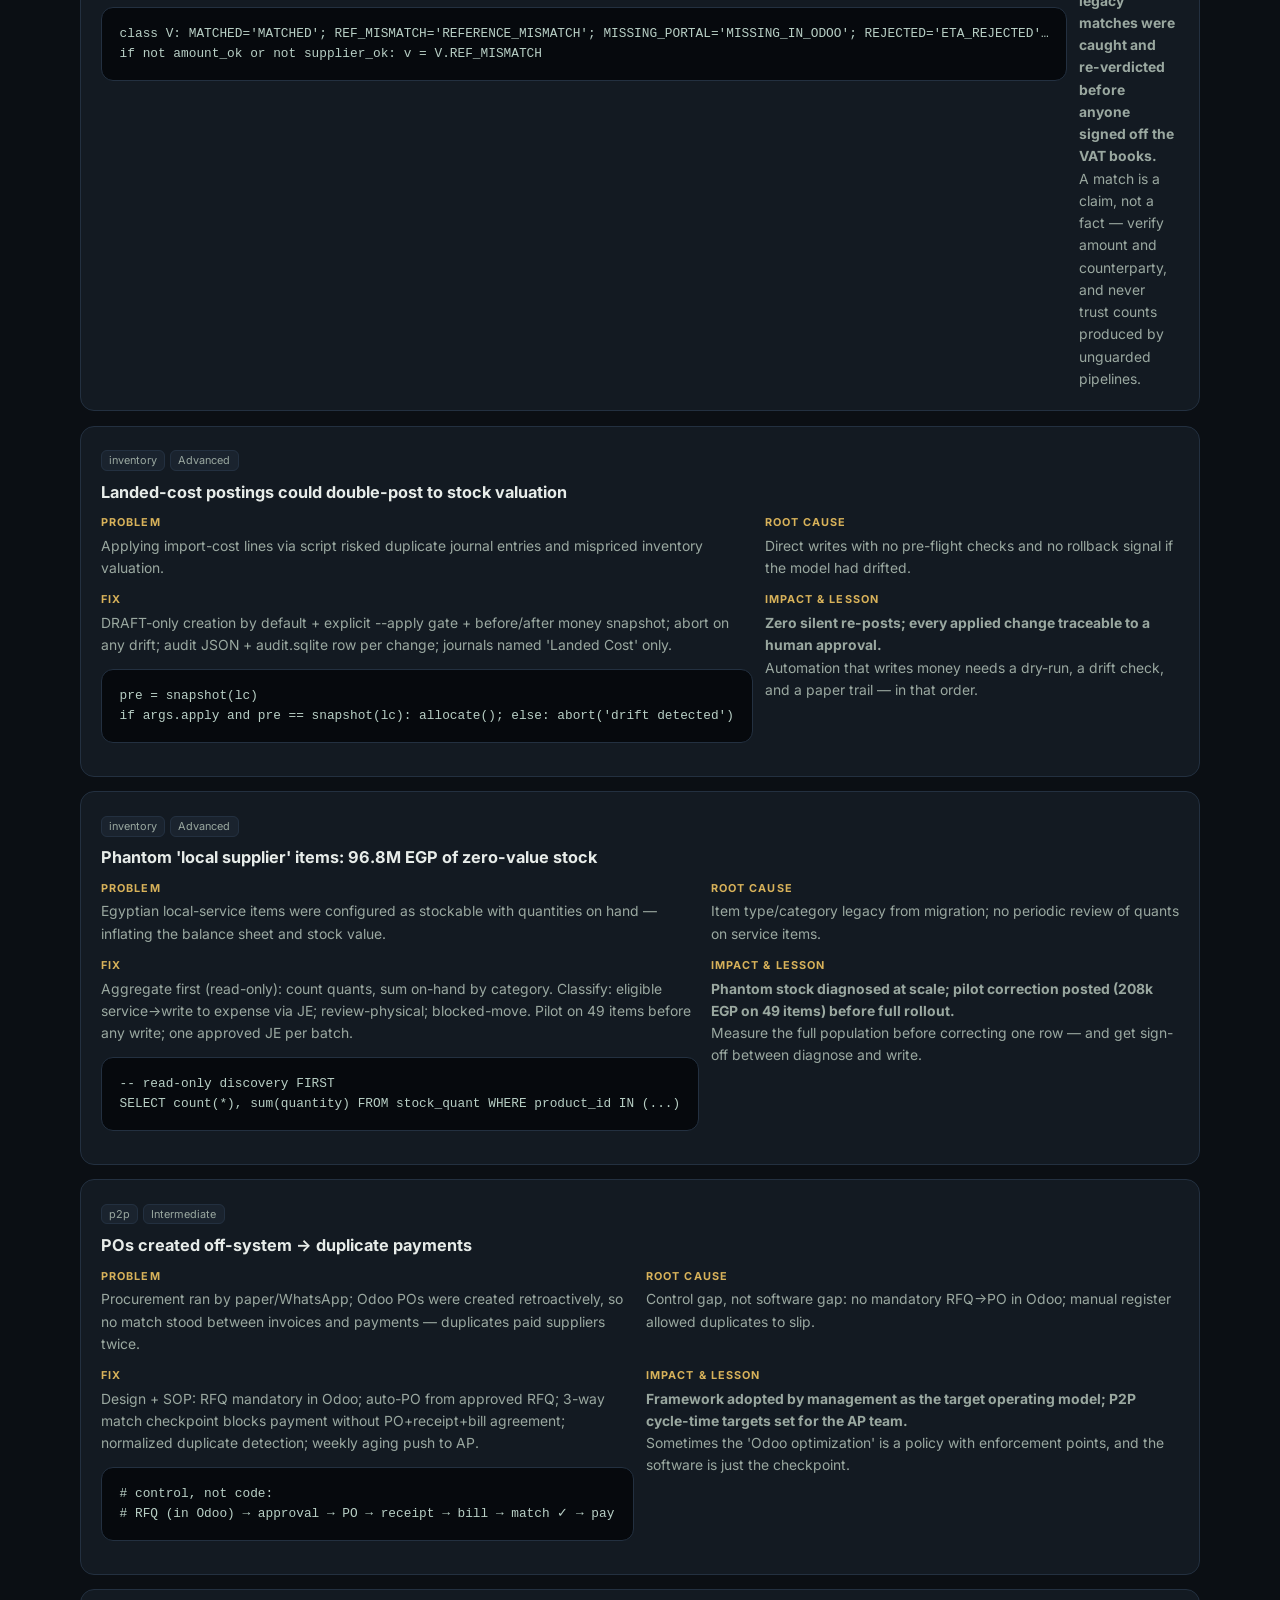
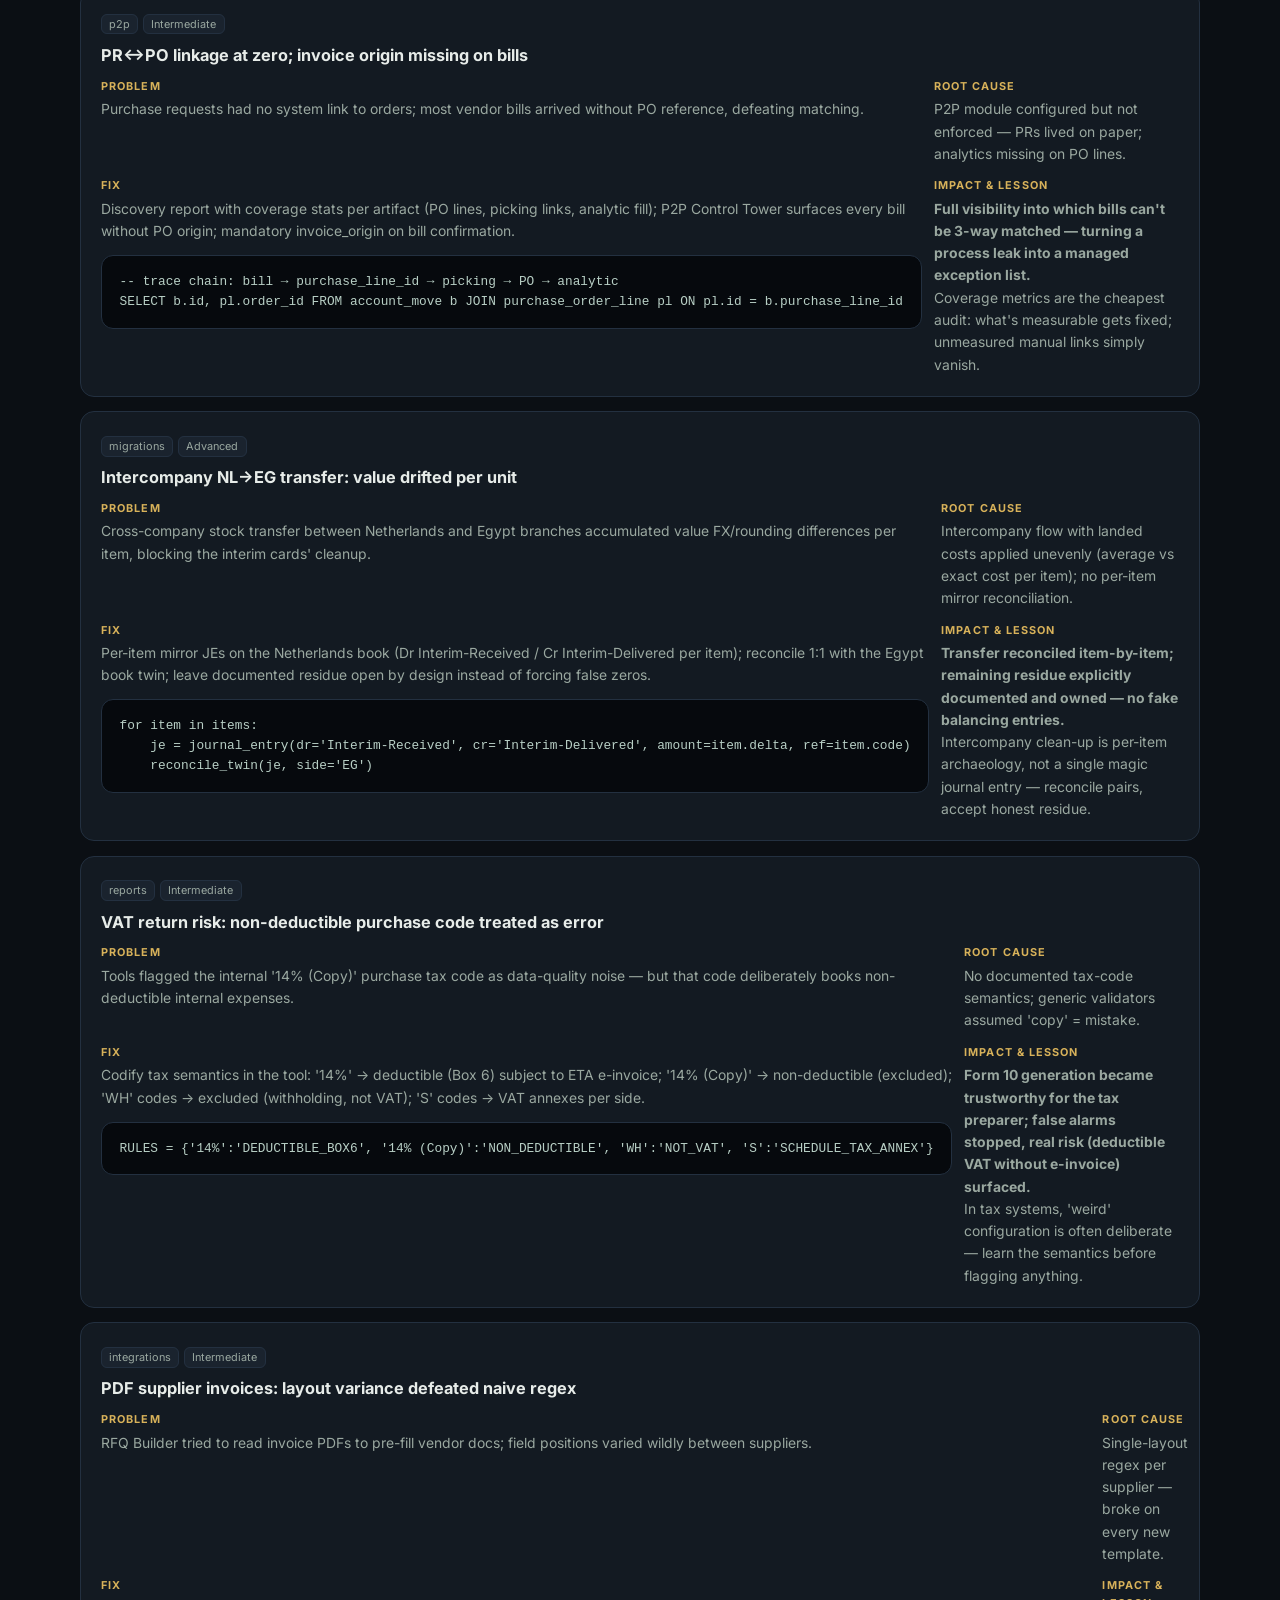
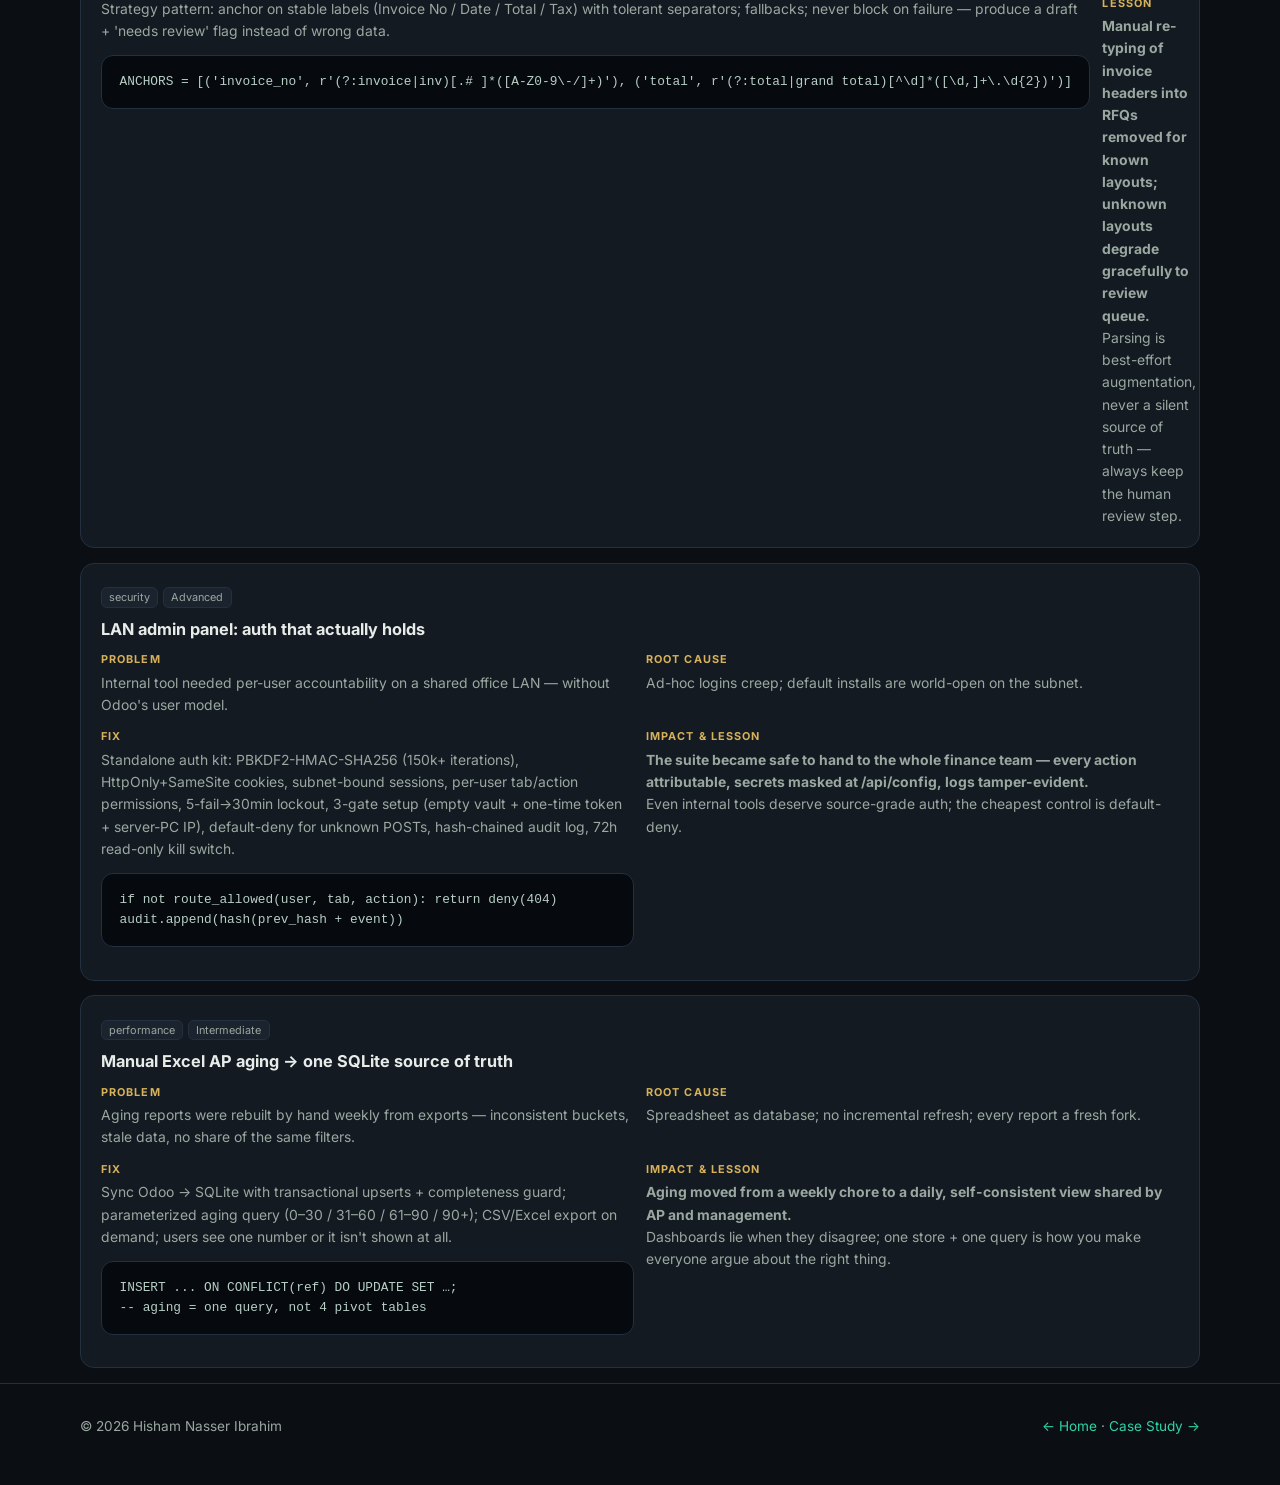
<file: library.html>
<!DOCTYPE html>
<html lang="en" data-theme="dark">
<head>
  <meta charset="UTF-8" />
  <meta name="viewport" content="width=device-width, initial-scale=1" />
  <title>Odoo Problem-Solving Library — Hisham Nasser</title>
  <meta name="description" content="Real Odoo 17 problems root-caused and fixed: ETA e-invoice matching, diacritic normalization, O(n) lookups, landed costs, phantom stock, P2P controls, branch transfers, auth design." />
  <link rel="icon" href="assets/favicon.svg" type="image/svg+xml" />
  <link rel="canonical" href="https://hisham333nasser-design.github.io/portfolio/library.html" />
  <meta property="og:title" content="Odoo Problem-Solving Library" />
  <meta property="og:description" content="Root cause → fix → impact, from production Odoo 17 work. Searchable and tagged." />
  <link rel="preconnect" href="https://fonts.googleapis.com" />
  <link rel="preconnect" href="https://fonts.gstatic.com" crossorigin />
  <link href="https://fonts.googleapis.com/css2?family=Inter:wght@400;500;600;700;800&family=JetBrains+Mono:wght@400;600&display=swap" rel="stylesheet" />
  <link rel="stylesheet" href="assets/css/site.css" />
</head>
<body>
<a class="skip-link" href="#main">Skip to content</a>

<header class="site-nav">
  <div class="container nav-inner">
    <a class="brand" href="index.html"><span class="brand-dot"></span>Hisham Nasser</a>
    <nav aria-label="Primary"><ul class="nav-links">
      <li><a href="index.html">Home</a></li>
      <li><a href="case-study-nexus.html">Case Study</a></li>
      <li><a href="library.html" aria-current="page">Problem Library</a></li>
      <li><a href="demo.html">Demo</a></li>
      <li><a href="about.html">About</a></li>
      <li><button class="theme-toggle" data-theme-toggle aria-label="Toggle dark mode">◐</button></li>
    </ul></nav>
  </div>
</header>

<main id="main" class="container" style="padding-top:2.5rem">
  <span class="card-tag">Knowledge base</span>
  <h1 style="margin:.4rem 0 .6rem">Odoo Problem-Solving Library</h1>
  <p class="lead" style="max-width:64ch;color:var(--text-dim)">Twelve real problems from production Odoo 17 work, written as Problem → Root cause → Fix → Impact. Search or filter by area. Snippets are sanitized teaching examples, not production code.</p>

  <div class="filters" style="margin-top:1.4rem">
    <input id="q" type="search" placeholder="Search problem, fix, tag…" aria-label="Search entries" />
    <select id="tag" aria-label="Filter by area"><option value="">All areas</option></select>
    <select id="level" aria-label="Filter by difficulty"><option value="">All levels</option><option>Intermediate</option><option>Advanced</option></select>
    <span id="count" class="mono" aria-live="polite" style="align-self:center;color:var(--text-dim);font-size:.8rem"></span>
  </div>

  <div id="entries"></div>
</main>

<footer class="site-footer">
  <div class="container footer-inner">
    <span>© <span data-year></span> Hisham Nasser Ibrahim</span>
    <span><a href="index.html">← Home</a> · <a href="case-study-nexus.html">Case Study →</a></span>
  </div>
</footer>

<script>
const ENTRIES = [
  { t: "Invisible Arabic diacritics broke ETA ↔ Odoo exact matching", area: "integrations", level: "Advanced", problem: "Vendor bills referenced the ETA portal internal ID, but the match failed for Arabic supplier documents: portal IDs contained harakat (َ ُ ّ) and zero-width characters that Odoo stored differently.", cause: "Legacy matcher compared raw strings. NFD/NFC normalization differences + Arabic diacritics + casefold made logically-identical IDs unequal.", fix: "Normalize before comparison: NFKC → strip zero-width (ZWSP/ZWNJ) → strip harakat range → casefold → trim. Re-verdict legacy 'MATCHED' results containing diacritics.", snippet: "def norm(s):\n    s = unicodedata.normalize('NFKC', s or '')\n    s = ZERO_WIDTH.sub('', s)\n    s = DIACRITICS.sub('', s)\n    return s.casefold().strip()", impact: "Hundreds of false REFERENCE_MISMATCH verdicts eliminated; the pipeline became trustworthy enough to escalate missing-in-Odoo findings to management.", lesson: "Never compare user-facing IDs raw — normalize on write and on read, and audit your legacy verdicts after any normalization change." },
  { t: "O(n²) reconciliation scan → O(n) indexed match", area: "performance", level: "Advanced", problem: "Every lookup scanned the full ETA document list; each click took ~23 seconds and froze the internal UI.", cause: "Matcher did nested loops; no hash index on the normalized document ID.", fix: "Build one dict: normalized_id → doc. Lookups become O(1); full sync becomes streaming (fetch → upsert → single pass match).", snippet: "idx = {norm(d['internal_id']): d for d in docs}\nbill_norm = norm(bill.ref)\nhit = idx.get(bill_norm)", impact: "Re-lookup path went from 22.9s to 74–670ms — one-shot sync replaced per-click scanning entirely.", lesson: "When a single dataset feeds repeated point lookups, an index isn't an optimization — it's the design." },
  { t: "Legacy 'MATCHED' count was inflated — false positives", area: "data-quality", level: "Advanced", problem: "An older reconciliation run reported hundreds of matches that didn't survive scrutiny (wrong supplier, amount, or date behind the same ID).", cause: "Single-dimension matching (ID only) with no secondary verification and no completeness guard.", fix: "18-status model with multi-signal verification: ID exact → supplier RIN → doc type → signed amount within tolerance → date window. Completeness guard blocks 'all matched' when inputs are partial.", snippet: "class V: MATCHED='MATCHED'; REF_MISMATCH='REFERENCE_MISMATCH'; MISSING_PORTAL='MISSING_IN_ODOO'; REJECTED='ETA_REJECTED'…\nif not amount_ok or not supplier_ok: v = V.REF_MISMATCH", impact: "Questionable legacy matches were caught and re-verdicted before anyone signed off the VAT books.", lesson: "A match is a claim, not a fact — verify amount and counterparty, and never trust counts produced by unguarded pipelines." },
  { t: "Landed-cost postings could double-post to stock valuation", area: "inventory", level: "Advanced", problem: "Applying import-cost lines via script risked duplicate journal entries and mispriced inventory valuation.", cause: "Direct writes with no pre-flight checks and no rollback signal if the model had drifted.", fix: "DRAFT-only creation by default + explicit --apply gate + before/after money snapshot; abort on any drift; audit JSON + audit.sqlite row per change; journals named 'Landed Cost' only.", snippet: "pre = snapshot(lc)\nif args.apply and pre == snapshot(lc): allocate(); else: abort('drift detected')", impact: "Zero silent re-posts; every applied change traceable to a human approval.", lesson: "Automation that writes money needs a dry-run, a drift check, and a paper trail — in that order." },
  { t: "Phantom 'local supplier' items: 96.8M EGP of zero-value stock", area: "inventory", level: "Advanced", problem: "Egyptian local-service items were configured as stockable with quantities on hand — inflating the balance sheet and stock value.", cause: "Item type/category legacy from migration; no periodic review of quants on service items.", fix: "Aggregate first (read-only): count quants, sum on-hand by category. Classify: eligible service→write to expense via JE; review-physical; blocked-move. Pilot on 49 items before any write; one approved JE per batch.", snippet: "-- read-only discovery FIRST\nSELECT count(*), sum(quantity) FROM stock_quant WHERE product_id IN (...)", impact: "Phantom stock diagnosed at scale; pilot correction posted (208k EGP on 49 items) before full rollout.", lesson: "Measure the full population before correcting one row — and get sign-off between diagnose and write." },
  { t: "POs created off-system → duplicate payments", area: "p2p", level: "Intermediate", problem: "Procurement ran by paper/WhatsApp; Odoo POs were created retroactively, so no match stood between invoices and payments — duplicates paid suppliers twice.", cause: "Control gap, not software gap: no mandatory RFQ→PO in Odoo; manual register allowed duplicates to slip.", fix: "Design + SOP: RFQ mandatory in Odoo; auto-PO from approved RFQ; 3-way match checkpoint blocks payment without PO+receipt+bill agreement; normalized duplicate detection; weekly aging push to AP.", snippet: "# control, not code:\n# RFQ (in Odoo) → approval → PO → receipt → bill → match ✓ → pay", impact: "Framework adopted by management as the target operating model; P2P cycle-time targets set for the AP team.", lesson: "Sometimes the 'Odoo optimization' is a policy with enforcement points, and the software is just the checkpoint." },
  { t: "PR↔PO linkage at zero; invoice origin missing on bills", area: "p2p", level: "Intermediate", problem: "Purchase requests had no system link to orders; most vendor bills arrived without PO reference, defeating matching.", cause: "P2P module configured but not enforced — PRs lived on paper; analytics missing on PO lines.", fix: "Discovery report with coverage stats per artifact (PO lines, picking links, analytic fill); P2P Control Tower surfaces every bill without PO origin; mandatory invoice_origin on bill confirmation.", snippet: "-- trace chain: bill → purchase_line_id → picking → PO → analytic\nSELECT b.id, pl.order_id FROM account_move b JOIN purchase_order_line pl ON pl.id = b.purchase_line_id", impact: "Full visibility into which bills can't be 3-way matched — turning a process leak into a managed exception list.", lesson: "Coverage metrics are the cheapest audit: what's measurable gets fixed; unmeasured manual links simply vanish." },
  { t: "Intercompany NL→EG transfer: value drifted per unit", area: "migrations", level: "Advanced", problem: "Cross-company stock transfer between Netherlands and Egypt branches accumulated value FX/rounding differences per item, blocking the interim cards' cleanup.", cause: "Intercompany flow with landed costs applied unevenly (average vs exact cost per item); no per-item mirror reconciliation.", fix: "Per-item mirror JEs on the Netherlands book (Dr Interim-Received / Cr Interim-Delivered per item); reconcile 1:1 with the Egypt book twin; leave documented residue open by design instead of forcing false zeros.", snippet: "for item in items:\n    je = journal_entry(dr='Interim-Received', cr='Interim-Delivered', amount=item.delta, ref=item.code)\n    reconcile_twin(je, side='EG')", impact: "Transfer reconciled item-by-item; remaining residue explicitly documented and owned — no fake balancing entries.", lesson: "Intercompany clean-up is per-item archaeology, not a single magic journal entry — reconcile pairs, accept honest residue." },
  { t: "VAT return risk: non-deductible purchase code treated as error", area: "reports", level: "Intermediate", problem: "Tools flagged the internal '14% (Copy)' purchase tax code as data-quality noise — but that code deliberately books non-deductible internal expenses.", cause: "No documented tax-code semantics; generic validators assumed 'copy' = mistake.", fix: "Codify tax semantics in the tool: '14%' → deductible (Box 6) subject to ETA e-invoice; '14% (Copy)' → non-deductible (excluded); 'WH' codes → excluded (withholding, not VAT); 'S' codes → VAT annexes per side.", snippet: "RULES = {'14%':'DEDUCTIBLE_BOX6', '14% (Copy)':'NON_DEDUCTIBLE', 'WH':'NOT_VAT', 'S':'SCHEDULE_TAX_ANNEX'}", impact: "Form 10 generation became trustworthy for the tax preparer; false alarms stopped, real risk (deductible VAT without e-invoice) surfaced.", lesson: "In tax systems, 'weird' configuration is often deliberate — learn the semantics before flagging anything." },
  { t: "PDF supplier invoices: layout variance defeated naive regex", area: "integrations", level: "Intermediate", problem: "RFQ Builder tried to read invoice PDFs to pre-fill vendor docs; field positions varied wildly between suppliers.", cause: "Single-layout regex per supplier — broke on every new template.", fix: "Strategy pattern: anchor on stable labels (Invoice No / Date / Total / Tax) with tolerant separators; fallbacks; never block on failure — produce a draft + 'needs review' flag instead of wrong data.", snippet: "ANCHORS = [('invoice_no', r'(?:invoice|inv)[.# ]*([A-Z0-9\\-/]+)'), ('total', r'(?:total|grand total)[^\\d]*([\\d,]+\\.\\d{2})')]", impact: "Manual re-typing of invoice headers into RFQs removed for known layouts; unknown layouts degrade gracefully to review queue.", lesson: "Parsing is best-effort augmentation, never a silent source of truth — always keep the human review step." },
  { t: "LAN admin panel: auth that actually holds", area: "security", level: "Advanced", problem: "Internal tool needed per-user accountability on a shared office LAN — without Odoo's user model.", cause: "Ad-hoc logins creep; default installs are world-open on the subnet.", fix: "Standalone auth kit: PBKDF2-HMAC-SHA256 (150k+ iterations), HttpOnly+SameSite cookies, subnet-bound sessions, per-user tab/action permissions, 5-fail→30min lockout, 3-gate setup (empty vault + one-time token + server-PC IP), default-deny for unknown POSTs, hash-chained audit log, 72h read-only kill switch.", snippet: "if not route_allowed(user, tab, action): return deny(404)\naudit.append(hash(prev_hash + event))", impact: "The suite became safe to hand to the whole finance team — every action attributable, secrets masked at /api/config, logs tamper-evident.", lesson: "Even internal tools deserve source-grade auth; the cheapest control is default-deny." },
  { t: "Manual Excel AP aging → one SQLite source of truth", area: "performance", level: "Intermediate", problem: "Aging reports were rebuilt by hand weekly from exports — inconsistent buckets, stale data, no share of the same filters.", cause: "Spreadsheet as database; no incremental refresh; every report a fresh fork.", fix: "Sync Odoo → SQLite with transactional upserts + completeness guard; parameterized aging query (0–30 / 31–60 / 61–90 / 90+); CSV/Excel export on demand; users see one number or it isn't shown at all.", snippet: "INSERT ... ON CONFLICT(ref) DO UPDATE SET …;\n-- aging = one query, not 4 pivot tables", impact: "Aging moved from a weekly chore to a daily, self-consistent view shared by AP and management.", lesson: "Dashboards lie when they disagree; one store + one query is how you make everyone argue about the right thing." }
];

const entriesEl = document.getElementById('entries');
const q = document.getElementById('q');
const tag = document.getElementById('tag');
const level = document.getElementById('level');
const count = document.getElementById('count');

const areas = [...new Set(ENTRIES.map(e => e.area))].sort();
for (const a of areas) { const o = document.createElement('option'); o.value = a; o.textContent = a; tag.appendChild(o); }

function esc(s) { return String(s).replace(/[&<>"']/g, c => ({'&':'&amp;','<':'&lt;','>':'&gt;','"':'&quot;',"'":'&#39;'}[c])); }

function render() {
  const needle = q.value.trim().toLowerCase();
  const tf = tag.value, lf = level.value;
  const hits = ENTRIES.filter(e => {
    if (tf && e.area !== tf) return false;
    if (lf && e.level !== lf) return false;
    if (!needle) return true;
    return [e.t, e.problem, e.cause, e.fix, e.impact, e.lesson, e.area, e.level].join(' ').toLowerCase().includes(needle);
  });
  count.textContent = hits.length + ' / ' + ENTRIES.length + ' entries';
  entriesEl.innerHTML = hits.map(e => `
    <article class="entry">
      <div><span class="tag">${esc(e.area)}</span><span class="tag">${esc(e.level)}</span></div>
      <h3 style="margin-top:.4rem">${esc(e.t)}</h3>
      <div class="entry-body">
        <div><h4>Problem</h4><p>${esc(e.problem)}</p></div>
        <div><h4>Root cause</h4><p>${esc(e.cause)}</p></div>
        <div><h4>Fix</h4><p>${esc(e.fix)}</p><pre class="code">${esc(e.snippet)}</pre></div>
        <div><h4>Impact &amp; lesson</h4><p><b>${esc(e.impact)}</b></p><p>${esc(e.lesson)}</p></div>
      </div>
    </article>`).join('') || '<p style="color:var(--text-dim)">No entries match — clear the filters.</p>';
}
[q, tag, level].forEach(el => el.addEventListener('input', render));
render();
</script>
<script src="assets/js/main.js"></script>
</body>
</html>
</file>
<file: site.css>
/* Hisham Nasser — Portfolio design system
   Premium, minimal, fast. No framework. Dark/light via [data-theme]. */

:root, [data-theme="light"] {
  --bg: #fafaf7;
  --surface: #ffffff;
  --surface-2: #f1f0ec;
  --text: #17201b;
  --text-dim: #4b5563;
  --accent: #0e7a5f;         /* deep emerald */
  --accent-strong: #0a5c48;
  --accent-soft: #e3f2ec;
  --gold: #b9892f;
  --border: #e2e0d8;
  --shadow: 0 10px 30px rgba(23, 32, 27, .08);
  --code-bg: #101815;
  --code-text: #d7e5de;
  --ok: #0e7a5f;
}
[data-theme="dark"] {
  --bg: #0b0f14;
  --surface: #131a22;
  --surface-2: #1a232e;
  --text: #e7ece9;
  --text-dim: #9aa8a0;
  --accent: #2dd4a7;
  --accent-strong: #19b287;
  --accent-soft: #132b23;
  --gold: #d8b25a;
  --border: #233040;
  --shadow: 0 14px 40px rgba(0, 0, 0, .45);
  --code-bg: #06090d;
  --code-text: #b8cfc5;
  --ok: #2dd4a7;
}

* { box-sizing: border-box; margin: 0; padding: 0; }
html { scroll-behavior: smooth; }
@media (prefers-reduced-motion: reduce) { html { scroll-behavior: auto; } * { animation: none !important; transition: none !important; } }

body {
  background: var(--bg);
  color: var(--text);
  font-family: "Inter", system-ui, -apple-system, "Segoe UI", Roboto, sans-serif;
  line-height: 1.6;
  -webkit-font-smoothing: antialiased;
}
.mono { font-family: "JetBrains Mono", ui-monospace, SFMono-Regular, Menlo, monospace; }
.container { width: min(1120px, 100% - 2.5rem); margin-inline: auto; }

/* Skip link */
.skip-link { position: absolute; left: -9999px; top: 0; background: var(--accent); color: #fff; padding: .6rem 1rem; z-index: 100; border-radius: 0 0 8px 0; }
.skip-link:focus { left: 0; }

/* Nav */
.site-nav { position: sticky; top: 0; z-index: 50; backdrop-filter: blur(12px); background: color-mix(in srgb, var(--bg) 82%, transparent); border-bottom: 1px solid var(--border); transition: box-shadow .2s ease; }
.site-nav.scrolled { box-shadow: var(--shadow); }
.nav-inner { display: flex; align-items: center; justify-content: space-between; gap: 1rem; padding: .75rem 0; }
.brand { font-weight: 800; letter-spacing: -.02em; font-size: 1.05rem; text-decoration: none; color: var(--text); display: flex; align-items: center; gap: .5rem; }
.brand-dot { width: 10px; height: 10px; border-radius: 50%; background: var(--accent); display: inline-block; }
.nav-links { display: flex; gap: 1.25rem; list-style: none; align-items: center; }
.nav-links a { color: var(--text-dim); text-decoration: none; font-size: .92rem; font-weight: 500; }
.nav-links a:hover { color: var(--accent); }
.theme-toggle { border: 1px solid var(--border); background: var(--surface); color: var(--text); width: 38px; height: 38px; border-radius: 10px; cursor: pointer; font-size: 1rem; }
.theme-toggle:focus-visible { outline: 2px solid var(--accent); outline-offset: 2px; }
@media (max-width: 720px) { .nav-links { gap: .7rem; } .nav-links a { font-size: .8rem; } }

/* Buttons */
.btn { display: inline-flex; align-items: center; gap: .5rem; padding: .75rem 1.4rem; border-radius: 12px; font-weight: 700; font-size: .95rem; text-decoration: none; border: 1px solid transparent; transition: transform .15s ease, box-shadow .15s ease, background .15s ease; cursor: pointer; }
.btn:hover { transform: translateY(-2px); }
.btn:focus-visible { outline: 2px solid var(--accent); outline-offset: 2px; }
.btn-primary { background: var(--accent); color: #06251b; box-shadow: var(--shadow); }
[data-theme="dark"] .btn-primary { color: #06251b; }
.btn-primary:hover { background: var(--accent-strong); color: #fff; }
.btn-ghost { background: transparent; color: var(--text); border-color: var(--border); }
.btn-ghost:hover { border-color: var(--accent); color: var(--accent); }

/* Hero */
.hero { padding: 5.5rem 0 4rem; }
.eyebrow { color: var(--accent); font-weight: 700; letter-spacing: .14em; text-transform: uppercase; font-size: .72rem; }
.hero h1 { font-size: clamp(2.2rem, 5.2vw, 3.6rem); line-height: 1.08; letter-spacing: -.03em; margin: .8rem 0 1.1rem; font-weight: 800; }
.hero h1 .hl { color: var(--accent); }
.hero p.lead { font-size: 1.15rem; color: var(--text-dim); max-width: 46ch; }
.hero-ctas { display: flex; gap: .8rem; margin-top: 1.6rem; flex-wrap: wrap; }
.hero-grid { display: grid; grid-template-columns: 1.15fr .85fr; gap: 3rem; align-items: center; }
@media (max-width: 880px) { .hero-grid { grid-template-columns: 1fr; } .hero { padding-top: 3rem; } .hero-aside { display: none; } }
.hero-aside { display: flex; justify-content: center; }
.mini-window { background: var(--surface); border: 1px solid var(--border); border-radius: 14px; box-shadow: var(--shadow); overflow: hidden; width: 100%; max-width: 360px; }
.mini-titlebar { display: flex; align-items: center; gap: .4rem; padding: .55rem .75rem; background: var(--surface-2); border-bottom: 1px solid var(--border); }
.mini-dot { width: 10px; height: 10px; border-radius: 50%; }
.mini-dot.r { background: #f2707d; } .mini-dot.y { background: #f2c94c; } .mini-dot.g { background: #3ecf8e; }
.mini-body { padding: .9rem 1rem 1.1rem; font-size: .74rem; display: flex; flex-direction: column; gap: .38rem; }
.mini-row { display: flex; justify-content: space-between; gap: 1rem; color: var(--text-dim); }
.mini-row i { color: var(--gold); font-style: normal; }
.mini-k { color: var(--accent); text-transform: uppercase; letter-spacing: .08em; font-size: .62rem; align-self: center; }
.mini-bar { height: 8px; border-radius: 99px; background: var(--surface-2); overflow: hidden; margin: .3rem 0; border: 1px solid var(--border); }
.mini-bar > div { height: 100%; background: linear-gradient(90deg, var(--accent), #3ecf8e); border-radius: 99px; }
.mini-verdict { color: var(--ok); font-size: .72rem; border: 1px solid color-mix(in srgb, var(--accent) 40%, transparent); background: var(--accent-soft); border-radius: 8px; padding: .35rem .6rem; }
.role-chip { display: inline-flex; align-items: center; gap: .4rem; background: var(--accent-soft); color: var(--accent-strong); border: 1px solid color-mix(in srgb, var(--accent) 35%, transparent); padding: .3rem .75rem; border-radius: 999px; font-size: .78rem; font-weight: 600; margin-bottom: 1rem; }
[data-theme="dark"] .role-chip { color: var(--accent); }

/* Sections */
section { padding: 3.5rem 0; }
.section-head { display: flex; justify-content: space-between; align-items: end; gap: 1rem; margin-bottom: 1.6rem; }
h2 { font-size: clamp(1.5rem, 3vw, 2.1rem); letter-spacing: -.02em; }
.section-head a { color: var(--accent); font-weight: 600; text-decoration: none; font-size: .9rem; }

/* Metric strip */
.metrics { display: grid; grid-template-columns: repeat(4, 1fr); gap: 1px; background: var(--border); border: 1px solid var(--border); border-radius: 16px; overflow: hidden; }
.metric { background: var(--surface); padding: 1.25rem 1rem; }
.metric b { font-size: 1.35rem; letter-spacing: -.02em; display: block; color: var(--accent-strong); }
[data-theme="dark"] .metric b { color: var(--accent); }
.metric span { font-size: .78rem; color: var(--text-dim); display: block; margin-top: .25rem; line-height: 1.4; }
@media (max-width: 880px) { .metrics { grid-template-columns: repeat(2, 1fr); } }

/* Cards */
.card-grid { display: grid; grid-template-columns: repeat(3, 1fr); gap: 1.25rem; }
@media (max-width: 880px) { .card-grid { grid-template-columns: 1fr; } }
.card { background: var(--surface); border: 1px solid var(--border); border-radius: 16px; padding: 1.5rem; box-shadow: var(--shadow); display: flex; flex-direction: column; gap: .6rem; transition: transform .18s ease, border-color .18s ease; text-decoration: none; color: inherit; }
.card:hover { transform: translateY(-4px); border-color: var(--accent); }
.card-tag { font-size: .68rem; letter-spacing: .12em; text-transform: uppercase; color: var(--gold); font-weight: 700; }
.card h3 { font-size: 1.12rem; letter-spacing: -.01em; }
.card p { color: var(--text-dim); font-size: .9rem; }
.card-meta { margin-top: auto; font-size: .78rem; color: var(--text-dim); border-top: 1px solid var(--border); padding-top: .6rem; }

/* Skills */
.skill-groups { display: grid; grid-template-columns: repeat(2, 1fr); gap: 1.25rem; }
@media (max-width: 880px) { .skill-groups { grid-template-columns: 1fr; } }
.skill-group { background: var(--surface); border: 1px solid var(--border); border-radius: 14px; padding: 1.25rem; }
.skill-group h3 { font-size: .8rem; letter-spacing: .1em; text-transform: uppercase; color: var(--gold); margin-bottom: .5rem; }
.chips { display: flex; flex-wrap: wrap; gap: .4rem; }
.chip { background: var(--surface-2); border: 1px solid var(--border); padding: .28rem .6rem; border-radius: 8px; font-size: .8rem; color: var(--text); }

/* Case study */
.case-hero { padding: 4rem 0 2rem; border-bottom: 1px solid var(--border); }
.case-meta { display: flex; gap: 1.5rem; flex-wrap: wrap; color: var(--text-dim); font-size: .85rem; margin-top: 1rem; }
.case-meta b { color: var(--text); }
.prose { max-width: 76ch; }
.prose p { color: var(--text-dim); margin: .8rem 0; }
.prose h3 { margin: 1.6rem 0 .4rem; font-size: 1.15rem; color: var(--text); }
.prose li { color: var(--text-dim); margin-left: 1.2rem; margin-bottom: .3rem; }
.diagram { background: var(--surface); border: 1px solid var(--border); border-radius: 16px; padding: 1rem; overflow-x: auto; box-shadow: var(--shadow); margin: 1rem 0; }
pre.code { background: var(--code-bg); color: var(--code-text); border-radius: 12px; padding: 1rem 1.1rem; overflow-x: auto; font-size: .8rem; line-height: 1.55; border: 1px solid var(--border); margin: .8rem 0; }
.kpi-row { display: flex; gap: 1rem; flex-wrap: wrap; margin: .8rem 0; }
.kpi { background: var(--accent-soft); border: 1px solid color-mix(in srgb, var(--accent) 30%, transparent); border-radius: 12px; padding: .7rem .9rem; font-size: .85rem; }
.kpi b { display: block; font-size: 1.05rem; color: var(--accent-strong); }
[data-theme="dark"] .kpi b { color: var(--accent); }
.placeholder-shot { border: 1.5px dashed var(--border); border-radius: 14px; min-height: 150px; display: grid; place-items: center; color: var(--text-dim); font-size: .85rem; text-align: center; padding: 1rem; margin: .8rem 0; background: var(--surface-2); }
.toc { position: sticky; top: 84px; align-self: start; font-size: .85rem; display: flex; flex-direction: column; gap: .35rem; border-left: 2px solid var(--border); padding-left: .9rem; }
.toc a { color: var(--text-dim); text-decoration: none; }
.toc a:hover { color: var(--accent); }
.case-layout { display: grid; grid-template-columns: 72ch 240px; gap: 2.5rem; }
@media (max-width: 1000px) { .case-layout { grid-template-columns: 1fr; } .toc { display: none; } }

/* Library */
.filters { display: flex; gap: .6rem; flex-wrap: wrap; margin-bottom: 1.2rem; }
.filters input, .filters select { background: var(--surface); border: 1px solid var(--border); color: var(--text); border-radius: 10px; padding: .55rem .75rem; font-size: .9rem; font-family: inherit; }
.entry { background: var(--surface); border: 1px solid var(--border); border-radius: 14px; padding: 1.25rem; margin-bottom: .9rem; }
.entry h3 { font-size: 1.02rem; }
.entry-body { display: grid; grid-template-columns: repeat(2, 1fr); gap: .75rem; margin-top: .6rem; font-size: .87rem; }
@media (max-width: 880px) { .entry-body { grid-template-columns: 1fr; } }
.entry-body h4 { font-size: .68rem; letter-spacing: .1em; text-transform: uppercase; color: var(--gold); margin-bottom: .2rem; }
.entry-body p { color: var(--text-dim); }
.tag { font-size: .68rem; background: var(--surface-2); border: 1px solid var(--border); border-radius: 6px; padding: .15rem .45rem; margin-right: .3rem; color: var(--text-dim); }

/* Footer */
.site-footer { border-top: 1px solid var(--border); padding: 2rem 0 3rem; color: var(--text-dim); font-size: .85rem; }
.footer-inner { display: flex; justify-content: space-between; gap: 1rem; flex-wrap: wrap; }
.site-footer a { color: var(--accent); text-decoration: none; }

/* About */
.about-grid { display: grid; grid-template-columns: .9fr 1.1fr; gap: 2.5rem; }
@media (max-width: 880px) { .about-grid { grid-template-columns: 1fr; } }
form.contact { display: flex; flex-direction: column; gap: .7rem; background: var(--surface); border: 1px solid var(--border); border-radius: 16px; padding: 1.4rem; }
form.contact label { font-size: .8rem; font-weight: 600; color: var(--text-dim); }
form.contact input, form.contact textarea { background: var(--surface-2); border: 1px solid var(--border); border-radius: 10px; padding: .6rem .7rem; font: inherit; color: var(--text); }
.form-note { font-size: .75rem; color: var(--text-dim); }
.form-status { font-size: .85rem; font-weight: 600; min-height: 1.2em; }
.visually-hidden { position: absolute; width: 1px; height: 1px; overflow: hidden; clip: rect(0 0 0 0); white-space: nowrap; }
</file>
<file: assets/css/site.css>
/* Hisham Nasser — Portfolio design system
   Premium, minimal, fast. No framework. Dark/light via [data-theme]. */

:root, [data-theme="light"] {
  --bg: #fafaf7;
  --surface: #ffffff;
  --surface-2: #f1f0ec;
  --text: #17201b;
  --text-dim: #4b5563;
  --accent: #0e7a5f;         /* deep emerald */
  --accent-strong: #0a5c48;
  --accent-soft: #e3f2ec;
  --gold: #b9892f;
  --border: #e2e0d8;
  --shadow: 0 10px 30px rgba(23, 32, 27, .08);
  --code-bg: #101815;
  --code-text: #d7e5de;
  --ok: #0e7a5f;
}
[data-theme="dark"] {
  --bg: #0b0f14;
  --surface: #131a22;
  --surface-2: #1a232e;
  --text: #e7ece9;
  --text-dim: #9aa8a0;
  --accent: #2dd4a7;
  --accent-strong: #19b287;
  --accent-soft: #132b23;
  --gold: #d8b25a;
  --border: #233040;
  --shadow: 0 14px 40px rgba(0, 0, 0, .45);
  --code-bg: #06090d;
  --code-text: #b8cfc5;
  --ok: #2dd4a7;
}

* { box-sizing: border-box; margin: 0; padding: 0; }
html { scroll-behavior: smooth; }
@media (prefers-reduced-motion: reduce) { html { scroll-behavior: auto; } * { animation: none !important; transition: none !important; } }

body {
  background: var(--bg);
  color: var(--text);
  font-family: "Inter", system-ui, -apple-system, "Segoe UI", Roboto, sans-serif;
  line-height: 1.6;
  -webkit-font-smoothing: antialiased;
}
.mono { font-family: "JetBrains Mono", ui-monospace, SFMono-Regular, Menlo, monospace; }
.container { width: min(1120px, 100% - 2.5rem); margin-inline: auto; }

/* Skip link */
.skip-link { position: absolute; left: -9999px; top: 0; background: var(--accent); color: #fff; padding: .6rem 1rem; z-index: 100; border-radius: 0 0 8px 0; }
.skip-link:focus { left: 0; }

/* Nav */
.site-nav { position: sticky; top: 0; z-index: 50; backdrop-filter: blur(12px); background: color-mix(in srgb, var(--bg) 82%, transparent); border-bottom: 1px solid var(--border); transition: box-shadow .2s ease; }
.site-nav.scrolled { box-shadow: var(--shadow); }
.nav-inner { display: flex; align-items: center; justify-content: space-between; gap: 1rem; padding: .75rem 0; }
.brand { font-weight: 800; letter-spacing: -.02em; font-size: 1.05rem; text-decoration: none; color: var(--text); display: flex; align-items: center; gap: .5rem; }
.brand-dot { width: 10px; height: 10px; border-radius: 50%; background: var(--accent); display: inline-block; }
.nav-links { display: flex; gap: 1.25rem; list-style: none; align-items: center; }
.nav-links a { color: var(--text-dim); text-decoration: none; font-size: .92rem; font-weight: 500; }
.nav-links a:hover { color: var(--accent); }
.theme-toggle { border: 1px solid var(--border); background: var(--surface); color: var(--text); width: 38px; height: 38px; border-radius: 10px; cursor: pointer; font-size: 1rem; }
.theme-toggle:focus-visible { outline: 2px solid var(--accent); outline-offset: 2px; }
@media (max-width: 720px) { .nav-links { gap: .7rem; } .nav-links a { font-size: .8rem; } }

/* Buttons */
.btn { display: inline-flex; align-items: center; gap: .5rem; padding: .75rem 1.4rem; border-radius: 12px; font-weight: 700; font-size: .95rem; text-decoration: none; border: 1px solid transparent; transition: transform .15s ease, box-shadow .15s ease, background .15s ease; cursor: pointer; }
.btn:hover { transform: translateY(-2px); }
.btn:focus-visible { outline: 2px solid var(--accent); outline-offset: 2px; }
.btn-primary { background: var(--accent); color: #06251b; box-shadow: var(--shadow); }
[data-theme="dark"] .btn-primary { color: #06251b; }
.btn-primary:hover { background: var(--accent-strong); color: #fff; }
.btn-ghost { background: transparent; color: var(--text); border-color: var(--border); }
.btn-ghost:hover { border-color: var(--accent); color: var(--accent); }

/* Hero */
.hero { padding: 5.5rem 0 4rem; }
.eyebrow { color: var(--accent); font-weight: 700; letter-spacing: .14em; text-transform: uppercase; font-size: .72rem; }
.hero h1 { font-size: clamp(2.2rem, 5.2vw, 3.6rem); line-height: 1.08; letter-spacing: -.03em; margin: .8rem 0 1.1rem; font-weight: 800; }
.hero h1 .hl { color: var(--accent); }
.hero p.lead { font-size: 1.15rem; color: var(--text-dim); max-width: 46ch; }
.hero-ctas { display: flex; gap: .8rem; margin-top: 1.6rem; flex-wrap: wrap; }
.hero-grid { display: grid; grid-template-columns: 1.15fr .85fr; gap: 3rem; align-items: center; }
@media (max-width: 880px) { .hero-grid { grid-template-columns: 1fr; } .hero { padding-top: 3rem; } .hero-aside { display: none; } }
.hero-aside { display: flex; justify-content: center; }
.mini-window { background: var(--surface); border: 1px solid var(--border); border-radius: 14px; box-shadow: var(--shadow); overflow: hidden; width: 100%; max-width: 360px; }
.mini-titlebar { display: flex; align-items: center; gap: .4rem; padding: .55rem .75rem; background: var(--surface-2); border-bottom: 1px solid var(--border); }
.mini-dot { width: 10px; height: 10px; border-radius: 50%; }
.mini-dot.r { background: #f2707d; } .mini-dot.y { background: #f2c94c; } .mini-dot.g { background: #3ecf8e; }
.mini-body { padding: .9rem 1rem 1.1rem; font-size: .74rem; display: flex; flex-direction: column; gap: .38rem; }
.mini-row { display: flex; justify-content: space-between; gap: 1rem; color: var(--text-dim); }
.mini-row i { color: var(--gold); font-style: normal; }
.mini-k { color: var(--accent); text-transform: uppercase; letter-spacing: .08em; font-size: .62rem; align-self: center; }
.mini-bar { height: 8px; border-radius: 99px; background: var(--surface-2); overflow: hidden; margin: .3rem 0; border: 1px solid var(--border); }
.mini-bar > div { height: 100%; background: linear-gradient(90deg, var(--accent), #3ecf8e); border-radius: 99px; }
.mini-verdict { color: var(--ok); font-size: .72rem; border: 1px solid color-mix(in srgb, var(--accent) 40%, transparent); background: var(--accent-soft); border-radius: 8px; padding: .35rem .6rem; }
.role-chip { display: inline-flex; align-items: center; gap: .4rem; background: var(--accent-soft); color: var(--accent-strong); border: 1px solid color-mix(in srgb, var(--accent) 35%, transparent); padding: .3rem .75rem; border-radius: 999px; font-size: .78rem; font-weight: 600; margin-bottom: 1rem; }
[data-theme="dark"] .role-chip { color: var(--accent); }

/* Sections */
section { padding: 3.5rem 0; }
.section-head { display: flex; justify-content: space-between; align-items: end; gap: 1rem; margin-bottom: 1.6rem; }
h2 { font-size: clamp(1.5rem, 3vw, 2.1rem); letter-spacing: -.02em; }
.section-head a { color: var(--accent); font-weight: 600; text-decoration: none; font-size: .9rem; }

/* Metric strip */
.metrics { display: grid; grid-template-columns: repeat(4, 1fr); gap: 1px; background: var(--border); border: 1px solid var(--border); border-radius: 16px; overflow: hidden; }
.metric { background: var(--surface); padding: 1.25rem 1rem; }
.metric b { font-size: 1.35rem; letter-spacing: -.02em; display: block; color: var(--accent-strong); }
[data-theme="dark"] .metric b { color: var(--accent); }
.metric span { font-size: .78rem; color: var(--text-dim); display: block; margin-top: .25rem; line-height: 1.4; }
@media (max-width: 880px) { .metrics { grid-template-columns: repeat(2, 1fr); } }

/* Cards */
.card-grid { display: grid; grid-template-columns: repeat(3, 1fr); gap: 1.25rem; }
@media (max-width: 880px) { .card-grid { grid-template-columns: 1fr; } }
.card { background: var(--surface); border: 1px solid var(--border); border-radius: 16px; padding: 1.5rem; box-shadow: var(--shadow); display: flex; flex-direction: column; gap: .6rem; transition: transform .18s ease, border-color .18s ease; text-decoration: none; color: inherit; }
.card:hover { transform: translateY(-4px); border-color: var(--accent); }
.card-tag { font-size: .68rem; letter-spacing: .12em; text-transform: uppercase; color: var(--gold); font-weight: 700; }
.card h3 { font-size: 1.12rem; letter-spacing: -.01em; }
.card p { color: var(--text-dim); font-size: .9rem; }
.card-meta { margin-top: auto; font-size: .78rem; color: var(--text-dim); border-top: 1px solid var(--border); padding-top: .6rem; }

/* Skills */
.skill-groups { display: grid; grid-template-columns: repeat(2, 1fr); gap: 1.25rem; }
@media (max-width: 880px) { .skill-groups { grid-template-columns: 1fr; } }
.skill-group { background: var(--surface); border: 1px solid var(--border); border-radius: 14px; padding: 1.25rem; }
.skill-group h3 { font-size: .8rem; letter-spacing: .1em; text-transform: uppercase; color: var(--gold); margin-bottom: .5rem; }
.chips { display: flex; flex-wrap: wrap; gap: .4rem; }
.chip { background: var(--surface-2); border: 1px solid var(--border); padding: .28rem .6rem; border-radius: 8px; font-size: .8rem; color: var(--text); }

/* Case study */
.case-hero { padding: 4rem 0 2rem; border-bottom: 1px solid var(--border); }
.case-meta { display: flex; gap: 1.5rem; flex-wrap: wrap; color: var(--text-dim); font-size: .85rem; margin-top: 1rem; }
.case-meta b { color: var(--text); }
.prose { max-width: 76ch; }
.prose p { color: var(--text-dim); margin: .8rem 0; }
.prose h3 { margin: 1.6rem 0 .4rem; font-size: 1.15rem; color: var(--text); }
.prose li { color: var(--text-dim); margin-left: 1.2rem; margin-bottom: .3rem; }
.diagram { background: var(--surface); border: 1px solid var(--border); border-radius: 16px; padding: 1rem; overflow-x: auto; box-shadow: var(--shadow); margin: 1rem 0; }
pre.code { background: var(--code-bg); color: var(--code-text); border-radius: 12px; padding: 1rem 1.1rem; overflow-x: auto; font-size: .8rem; line-height: 1.55; border: 1px solid var(--border); margin: .8rem 0; }
.kpi-row { display: flex; gap: 1rem; flex-wrap: wrap; margin: .8rem 0; }
.kpi { background: var(--accent-soft); border: 1px solid color-mix(in srgb, var(--accent) 30%, transparent); border-radius: 12px; padding: .7rem .9rem; font-size: .85rem; }
.kpi b { display: block; font-size: 1.05rem; color: var(--accent-strong); }
[data-theme="dark"] .kpi b { color: var(--accent); }
.placeholder-shot { border: 1.5px dashed var(--border); border-radius: 14px; min-height: 150px; display: grid; place-items: center; color: var(--text-dim); font-size: .85rem; text-align: center; padding: 1rem; margin: .8rem 0; background: var(--surface-2); }
.toc { position: sticky; top: 84px; align-self: start; font-size: .85rem; display: flex; flex-direction: column; gap: .35rem; border-left: 2px solid var(--border); padding-left: .9rem; }
.toc a { color: var(--text-dim); text-decoration: none; }
.toc a:hover { color: var(--accent); }
.case-layout { display: grid; grid-template-columns: 72ch 240px; gap: 2.5rem; }
@media (max-width: 1000px) { .case-layout { grid-template-columns: 1fr; } .toc { display: none; } }

/* Library */
.filters { display: flex; gap: .6rem; flex-wrap: wrap; margin-bottom: 1.2rem; }
.filters input, .filters select { background: var(--surface); border: 1px solid var(--border); color: var(--text); border-radius: 10px; padding: .55rem .75rem; font-size: .9rem; font-family: inherit; }
.entry { background: var(--surface); border: 1px solid var(--border); border-radius: 14px; padding: 1.25rem; margin-bottom: .9rem; }
.entry h3 { font-size: 1.02rem; }
.entry-body { display: grid; grid-template-columns: repeat(2, 1fr); gap: .75rem; margin-top: .6rem; font-size: .87rem; }
@media (max-width: 880px) { .entry-body { grid-template-columns: 1fr; } }
.entry-body h4 { font-size: .68rem; letter-spacing: .1em; text-transform: uppercase; color: var(--gold); margin-bottom: .2rem; }
.entry-body p { color: var(--text-dim); }
.tag { font-size: .68rem; background: var(--surface-2); border: 1px solid var(--border); border-radius: 6px; padding: .15rem .45rem; margin-right: .3rem; color: var(--text-dim); }

/* Footer */
.site-footer { border-top: 1px solid var(--border); padding: 2rem 0 3rem; color: var(--text-dim); font-size: .85rem; }
.footer-inner { display: flex; justify-content: space-between; gap: 1rem; flex-wrap: wrap; }
.site-footer a { color: var(--accent); text-decoration: none; }

/* About */
.about-grid { display: grid; grid-template-columns: .9fr 1.1fr; gap: 2.5rem; }
@media (max-width: 880px) { .about-grid { grid-template-columns: 1fr; } }
form.contact { display: flex; flex-direction: column; gap: .7rem; background: var(--surface); border: 1px solid var(--border); border-radius: 16px; padding: 1.4rem; }
form.contact label { font-size: .8rem; font-weight: 600; color: var(--text-dim); }
form.contact input, form.contact textarea { background: var(--surface-2); border: 1px solid var(--border); border-radius: 10px; padding: .6rem .7rem; font: inherit; color: var(--text); }
.form-note { font-size: .75rem; color: var(--text-dim); }
.form-status { font-size: .85rem; font-weight: 600; min-height: 1.2em; }
.visually-hidden { position: absolute; width: 1px; height: 1px; overflow: hidden; clip: rect(0 0 0 0); white-space: nowrap; }
</file>
